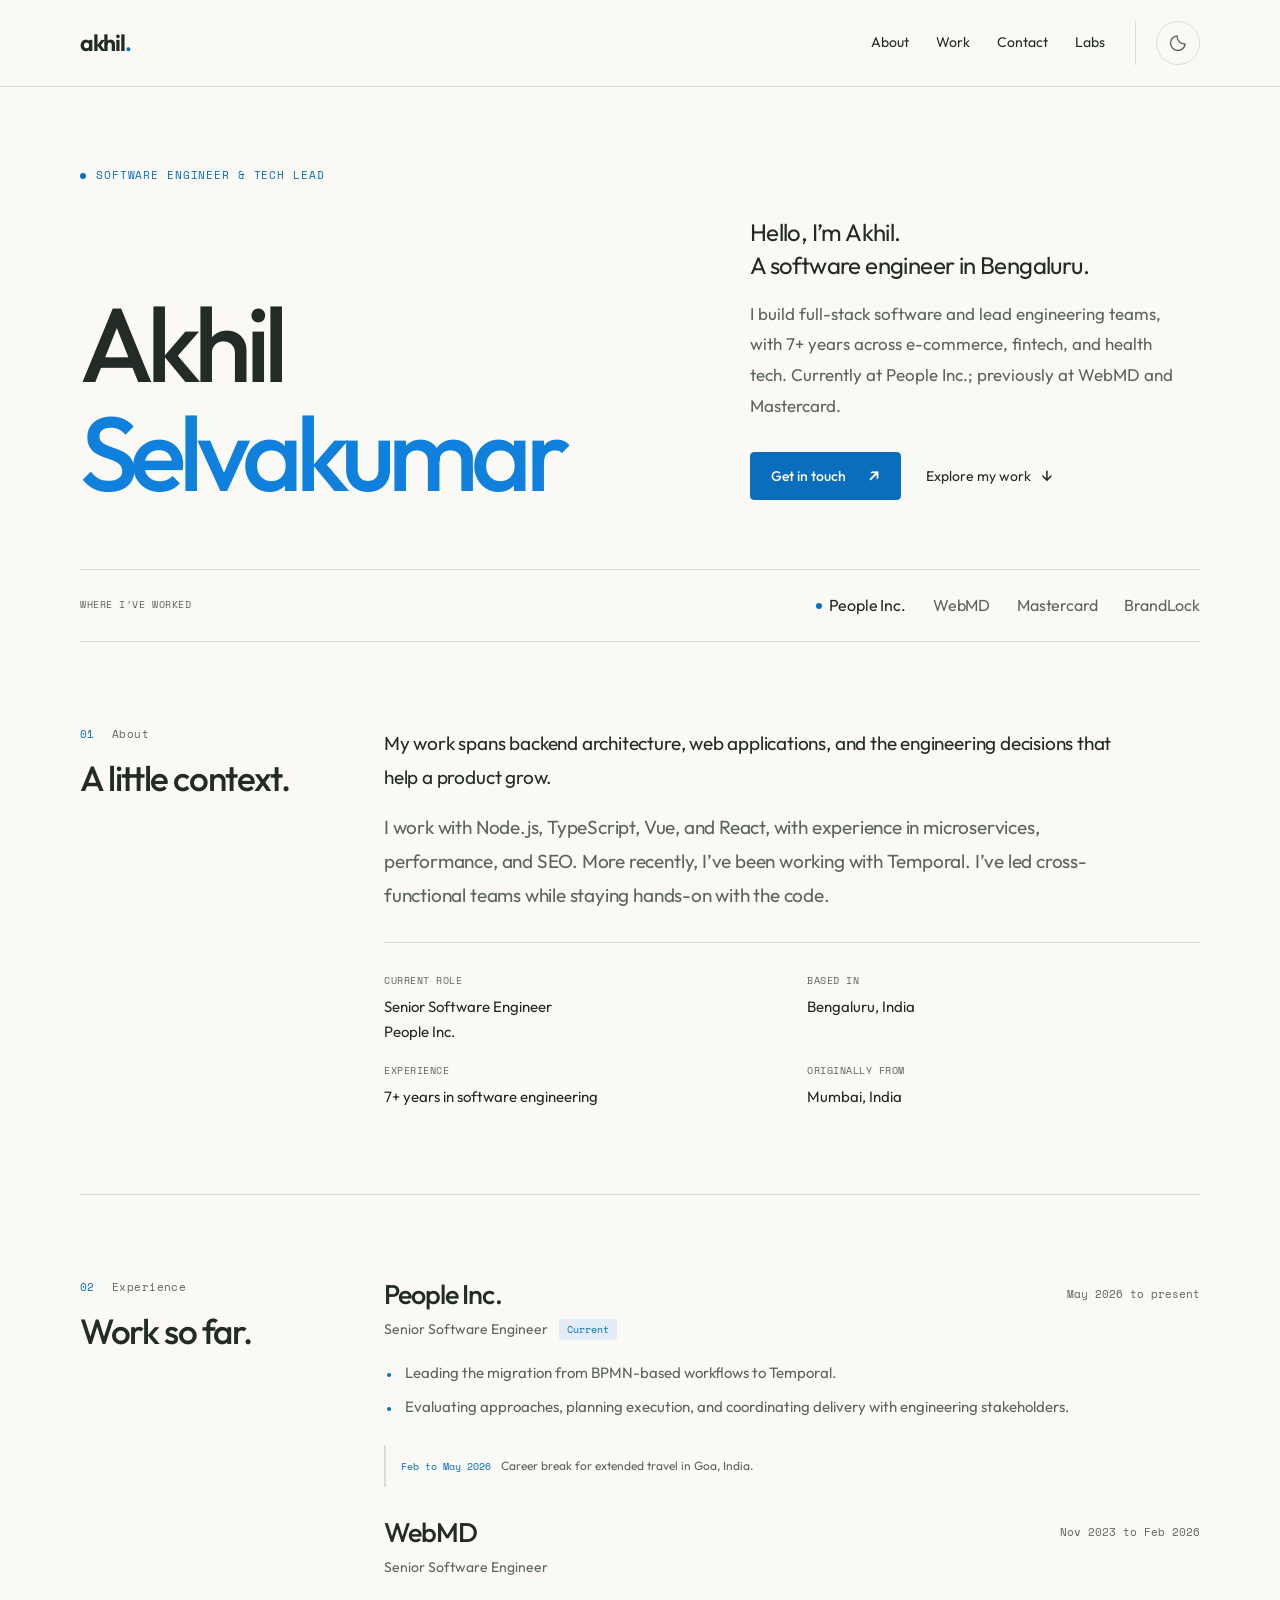
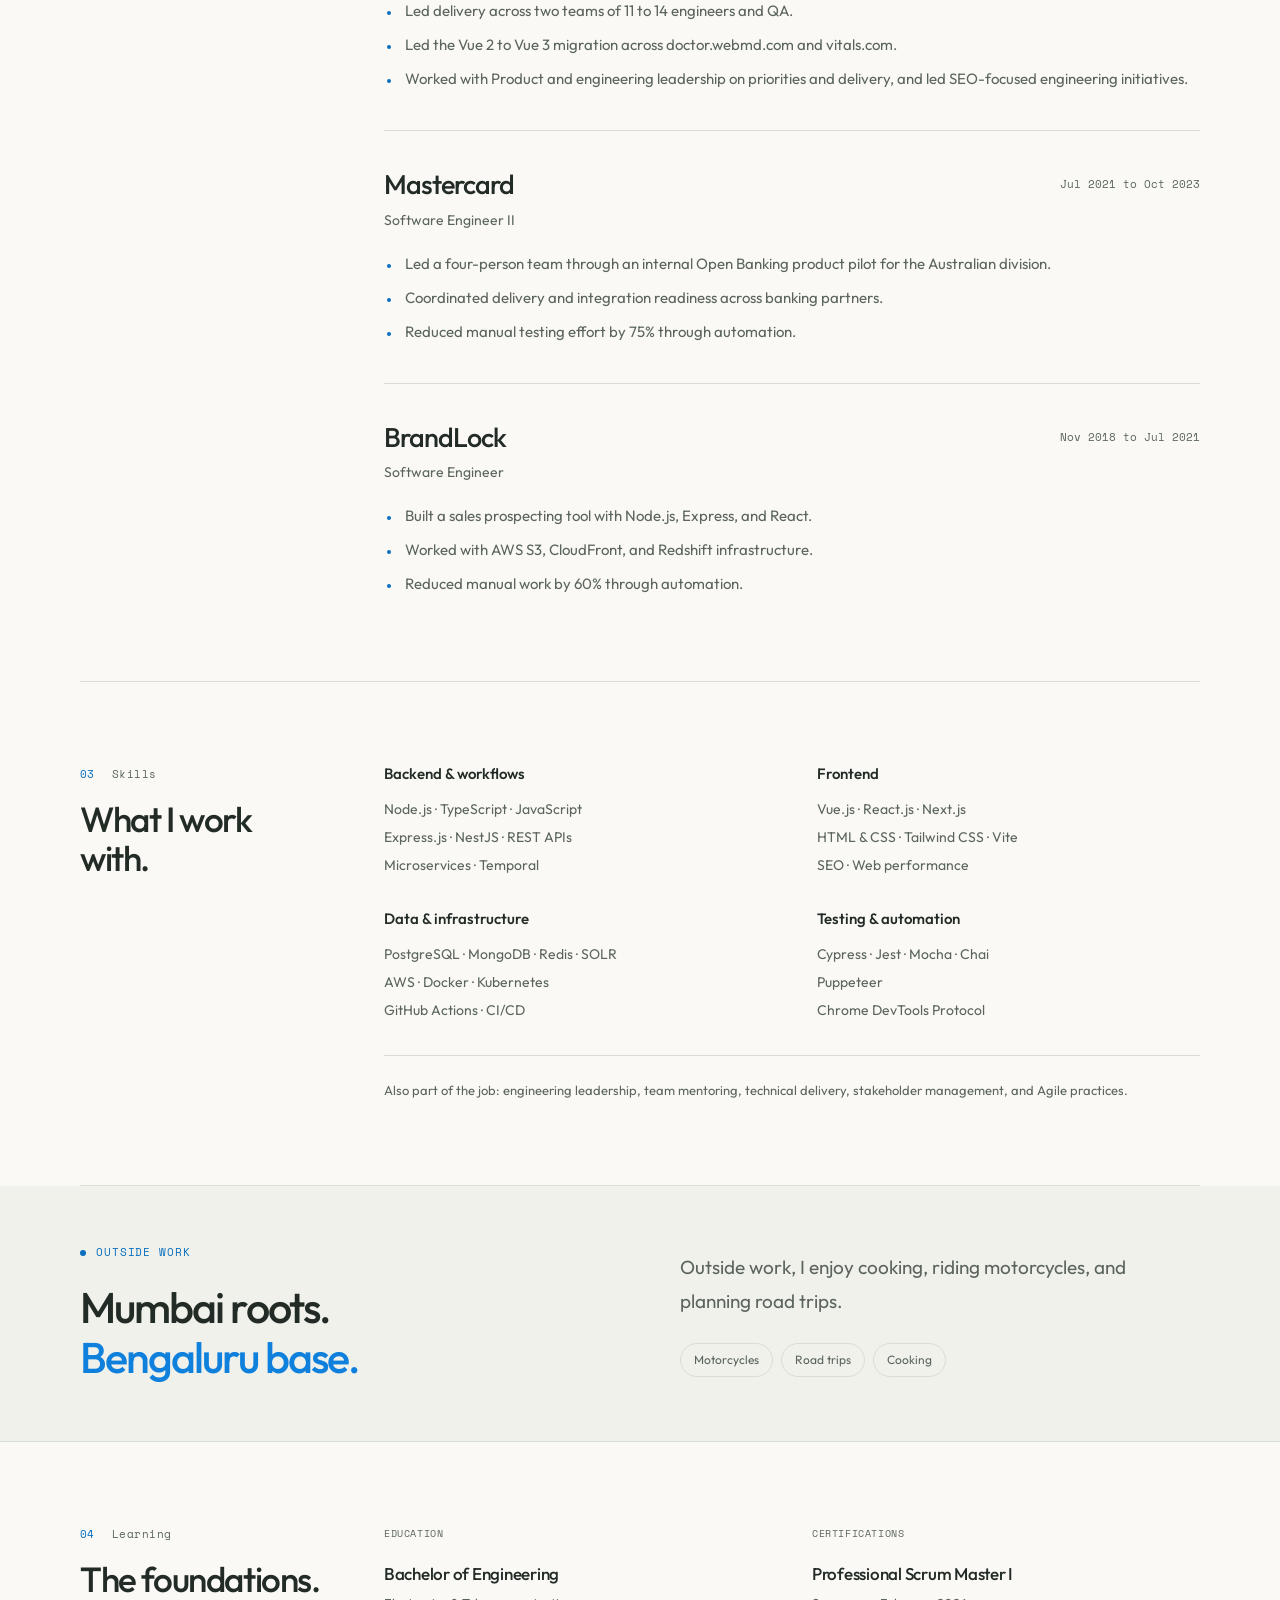
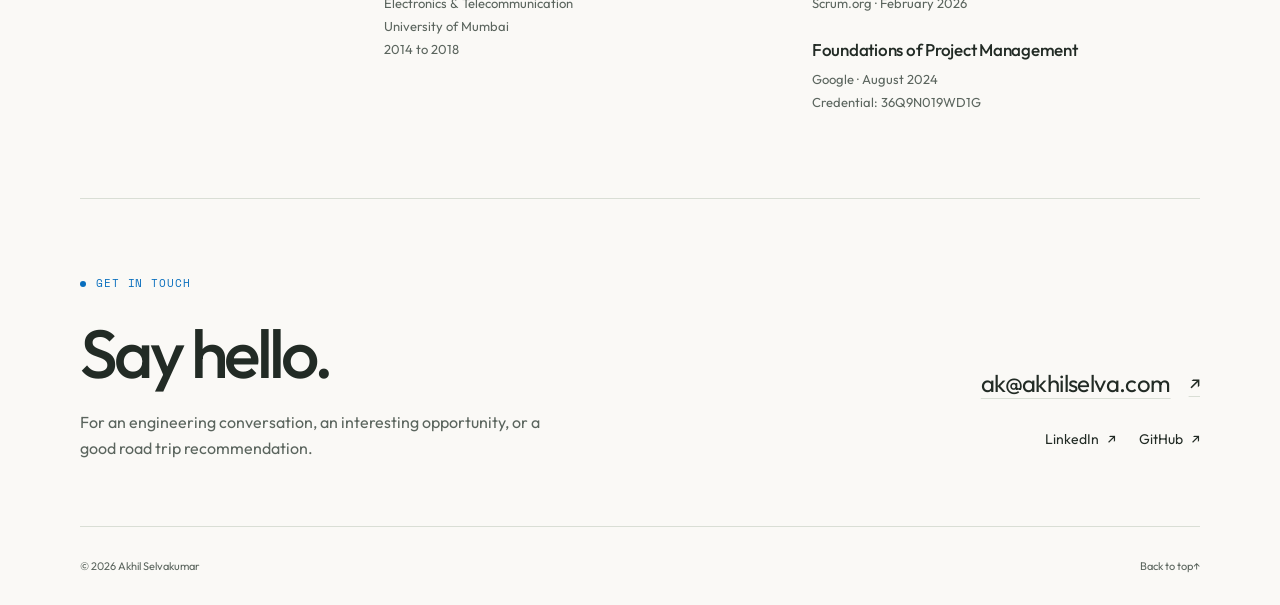
<file: index.html>
<!DOCTYPE html>
<html lang="en">
<head>
  <meta charset="UTF-8">
  <meta name="viewport" content="width=device-width, initial-scale=1">
  <meta name="color-scheme" content="light dark">
  <meta name="author" content="Akhil Selvakumar">
  <title>Akhil Selvakumar | Software Engineer &amp; Tech Lead, Bengaluru</title>
  <meta name="description" content="Akhil Selvakumar is a software engineer and tech lead in Bengaluru. Currently at People Inc., previously WebMD and Mastercard. Mumbai roots, 7+ years in software.">
  <meta name="robots" content="index, follow, max-image-preview:large">
  <link rel="canonical" href="https://akhilselva.com/">
  <meta property="og:type" content="profile">
  <meta property="og:site_name" content="Akhil Selvakumar">
  <meta property="og:locale" content="en_IN">
  <meta property="og:url" content="https://akhilselva.com/">
  <meta property="og:title" content="Akhil Selvakumar | Software Engineer &amp; Tech Lead">
  <meta property="og:description" content="Software engineer in Bengaluru. Currently at People Inc., previously WebMD and Mastercard. A little about my work, and life outside it.">
  <meta property="og:image" content="https://akhilselva.com/akhil.jpg">
  <meta property="og:image:secure_url" content="https://akhilselva.com/akhil.jpg">
  <meta property="og:image:type" content="image/jpeg">
  <meta property="og:image:alt" content="Akhil Selvakumar">
  <meta property="profile:first_name" content="Akhil">
  <meta property="profile:last_name" content="Selvakumar">
  <meta name="twitter:card" content="summary_large_image">
  <meta name="twitter:title" content="Akhil Selvakumar | Software Engineer &amp; Tech Lead">
  <meta name="twitter:description" content="Software engineer in Bengaluru. Currently at People Inc., previously WebMD and Mastercard. Mumbai roots, motorcycles, and cooking.">
  <meta name="twitter:image" content="https://akhilselva.com/akhil.jpg">
  <meta name="twitter:image:alt" content="Akhil Selvakumar">
  <meta name="theme-color" content="#faf9f6" media="(prefers-color-scheme: light)">
  <meta name="theme-color" content="#181818" media="(prefers-color-scheme: dark)">
  <link rel="apple-touch-icon" sizes="180x180" href="/apple-touch-icon.png">
  <link rel="icon" type="image/png" sizes="32x32" href="/favicon-32x32.png">
  <link rel="icon" type="image/png" sizes="16x16" href="/favicon-16x16.png">
  <link rel="manifest" href="/site.webmanifest">
  <link rel="preconnect" href="https://fonts.googleapis.com">
  <link rel="preconnect" href="https://fonts.gstatic.com" crossorigin>
  <link href="https://fonts.googleapis.com/css2?family=Outfit:wght@400;450;500;550;600;650;700&amp;family=Space+Mono:wght@400&amp;display=swap" rel="stylesheet">
  <script>
    // System appearance is the default. A visitor can choose an override.
    try {
      const savedTheme = localStorage.getItem('akhil-theme');
      if (savedTheme === 'light' || savedTheme === 'dark') {
        document.documentElement.dataset.theme = savedTheme;
      }
    } catch (_) { /* The page also works when storage is unavailable. */ }
  </script>
  <script type="application/ld+json">
  {
    "@context": "https://schema.org",
    "@graph": [
      {
        "@type": "ProfilePage",
        "@id": "https://akhilselva.com/#profile",
        "url": "https://akhilselva.com/",
        "name": "Akhil Selvakumar | Software Engineer & Tech Lead, Bengaluru",
        "description": "The personal website of Akhil Selvakumar, a software engineer and tech lead based in Bengaluru with roots in Mumbai.",
        "inLanguage": "en",
        "mainEntity": { "@id": "https://akhilselva.com/#akhil" }
      },
      {
        "@type": "Person",
        "@id": "https://akhilselva.com/#akhil",
        "name": "Akhil Selvakumar",
        "url": "https://akhilselva.com/",
        "image": "https://akhilselva.com/akhil.jpg",
        "jobTitle": "Senior Software Engineer",
        "description": "Software engineer and tech lead with 7+ years across e-commerce, fintech, and health tech. Currently at People Inc., previously WebMD and Mastercard.",
        "homeLocation": { "@type": "Place", "name": "Bengaluru, India" },
        "worksFor": { "@type": "Organization", "name": "People Inc.", "url": "https://people.inc/" },
        "alumniOf": { "@type": "CollegeOrUniversity", "name": "University of Mumbai" },
        "sameAs": ["https://linkedin.com/in/akhilselvakumar", "https://github.com/akhilselva"],
        "knowsAbout": ["Node.js", "TypeScript", "JavaScript", "Vue.js", "React.js", "Temporal", "Express.js", "Microservices", "PostgreSQL", "AWS", "Kubernetes", "SEO", "Engineering Leadership", "Agile Delivery"]
      }
    ]
  }
  </script>
  <style>
    :root {
      color-scheme: light;
      --bg: #faf9f6;
      --surface: #f0f1eb;
      --ink: #222b25;
      --muted: #5b655e;
      --accent: #086ebd;
      --accent-display: #1080dd;
      --accent-soft: #e2edf8;
      --line: #d9ded5;
      --nav-bg: rgba(250, 249, 246, .95);
      --font: 'Outfit', -apple-system, BlinkMacSystemFont, 'Segoe UI', sans-serif;
      --mono: 'Space Mono', ui-monospace, monospace;
    }
    @media (prefers-color-scheme: dark) {
      :root:not([data-theme="light"]) {
        color-scheme: dark;
        --bg: #181818;
        --surface: #242424;
        --ink: #eeeeee;
        --muted: #b5b5b5;
        --accent: #54adf3;
        --accent-display: #1080dd;
        --accent-soft: #203347;
        --line: #393939;
        --nav-bg: rgba(24, 24, 24, .95);
      }
    }
    :root[data-theme="dark"] {
      color-scheme: dark;
      --bg: #181818;
      --surface: #242424;
      --ink: #eeeeee;
      --muted: #b5b5b5;
      --accent: #54adf3;
        --accent-display: #1080dd;
      --accent-soft: #203347;
      --line: #393939;
      --nav-bg: rgba(24, 24, 24, .95);
    }
    *, *::before, *::after { box-sizing: border-box; }
    html { scroll-behavior: smooth; scroll-padding-top: 110px; }
    body { margin: 0; background: var(--bg); color: var(--ink); font-family: var(--font); font-size: 17px; line-height: 1.65; -webkit-font-smoothing: antialiased; }
    ::selection { background: var(--accent); color: var(--bg); }
    a { color: inherit; text-underline-offset: .25em; text-decoration-thickness: 1px; }
    a:hover { color: var(--accent); }
    a, button, select { -webkit-tap-highlight-color: transparent; }
    :focus-visible { outline: 2px solid var(--accent); outline-offset: 5px; border-radius: 2px; }
    p, h1, h2, h3, ul, dl { margin: 0; }
    h1, h2, h3 { font-weight: 500; line-height: 1.12; }
    p + p { margin-top: 1rem; }
    button, select { font: inherit; }
    .wrap { width: min(1120px, calc(100% - 96px)); margin-inline: auto; }
    .sr-only { position: absolute; width: 1px; height: 1px; margin: -1px; padding: 0; border: 0; overflow: hidden; clip-path: inset(50%); white-space: nowrap; }
    .skip-link { position: fixed; inset: 12px auto auto 12px; z-index: 100; padding: 10px 18px; background: var(--ink); color: var(--bg); transform: translateY(-160%); }
    .skip-link:focus { transform: translateY(0); }
    .site-header { position: sticky; top: 0; z-index: 10; background: var(--nav-bg); border-bottom: 1px solid var(--line); backdrop-filter: blur(14px); -webkit-backdrop-filter: blur(14px); }
    .header-inner { min-height: 86px; display: flex; align-items: center; justify-content: space-between; gap: 24px; }
    .logo { display: inline-flex; align-items: center; min-height: 44px; text-decoration: none; font-weight: 650; font-size: 23px; letter-spacing: -.055em; }
    .logo span { color: var(--accent); }
    .header-actions { display: flex; align-items: center; gap: 30px; }
    .nav-list { display: flex; list-style: none; padding: 0; gap: 27px; }
    .nav-list a { display: inline-flex; align-items: center; min-height: 44px; font-size: 14px; text-decoration: none; }
    .theme-control { padding-left: 20px; border-left: 1px solid var(--line); }
    .theme-control[hidden] { display: none; }
    .theme-toggle { display: grid; place-items: center; width: 44px; height: 44px; padding: 10px; color: var(--muted); background: transparent; border: 1px solid var(--line); border-radius: 50%; cursor: pointer; }
    .theme-toggle:hover { color: var(--accent); border-color: var(--accent); }
    .theme-toggle svg { width: 20px; height: 20px; fill: none; stroke: currentColor; stroke-width: 1.65; stroke-linecap: round; stroke-linejoin: round; }
    .theme-toggle svg[hidden] { display: none; }
    .kicker { display: flex; align-items: center; gap: 10px; color: var(--accent); font: 11px/1.6 var(--mono); letter-spacing: .08em; text-transform: uppercase; }
    .kicker::before { content: ''; width: 6px; height: 6px; background: currentColor; border-radius: 50%; flex-shrink: 0; }
    .hero { padding-top: 80px; }
    .hero-grid { display: grid; grid-template-columns: 1.35fr 1fr; gap: 62px; align-items: end; margin-top: 31px; }
    h1 { font-size: clamp(70px, 8.2vw, 112px); letter-spacing: -.065em; line-height: .99; font-weight: 500; }
    h1 span { display: block; }
    h1 .surname { color: var(--accent-display); margin-top: 5px; }
    .hero-intro { max-width: 39ch; padding-bottom: 5px; }
    .hero-role { font-size: 24px; line-height: 1.4; letter-spacing: -.025em; margin-bottom: 15px; }
    .hero-description { color: var(--muted); font-size: 17px; line-height: 1.8; }
    .hero-links { display: flex; align-items: center; gap: 25px; flex-wrap: wrap; margin-top: 31px; }
    .button { display: inline-flex; align-items: center; justify-content: center; gap: 22px; min-height: 48px; padding: 10px 20px; border: 1px solid var(--accent); border-radius: 4px; color: var(--bg); background: var(--accent); text-decoration: none; font-size: 14px; font-weight: 500; transition: transform .18s ease; }
    .button:hover { color: var(--bg); transform: translateY(-2px); }
    .text-link { display: inline-flex; align-items: center; gap: 10px; min-height: 44px; font-size: 14px; text-decoration: none; }
    .arrow { font-size: 18px; line-height: 1; }
    .career-strip { display: flex; align-items: center; flex-wrap: wrap; gap: 18px 27px; border-top: 1px solid var(--line); border-bottom: 1px solid var(--line); padding: 22px 0; margin-top: 64px; }
    .strip-label { color: var(--muted); font: 10px/1.6 var(--mono); letter-spacing: .055em; text-transform: uppercase; margin-right: auto; }
    .career-strip a { text-decoration: none; font-size: 16px; letter-spacing: -.01em; }
    .career-strip .past { color: var(--muted); }
    .career-strip .past:hover { color: var(--accent); }
    .current-dot { display: inline-block; width: 6px; height: 6px; border-radius: 50%; background: var(--accent); margin: 0 7px 2px 0; }
    .section { padding: 84px 0; border-bottom: 1px solid var(--line); }
    .section-grid { display: grid; grid-template-columns: 240px minmax(0, 1fr); gap: 64px; }
    .section-label { color: var(--muted); font: 11px/1.6 var(--mono); letter-spacing: .04em; }
    .section-label span { color: var(--accent); margin-right: 17px; }
    .section-heading { font-size: 35px; letter-spacing: -.04em; margin-top: 16px; }
    .about-copy { font-size: 19px; line-height: 1.8; letter-spacing: -.01em; max-width: 61ch; }
    .about-copy p + p { color: var(--muted); }
    .facts { display: grid; grid-template-columns: 1fr 1fr; gap: 18px 30px; padding-top: 30px; margin-top: 30px; border-top: 1px solid var(--line); }
    .facts dt { font: 10px/1.6 var(--mono); text-transform: uppercase; letter-spacing: .05em; color: var(--muted); margin-bottom: 6px; }
    .facts dd { margin: 0; font-size: 15px; }
    .job + .job { margin-top: 38px; padding-top: 38px; border-top: 1px solid var(--line); }
    .job-top { display: flex; align-items: center; justify-content: space-between; flex-wrap: wrap; gap: 10px 20px; }
    .job-company { font-size: 27px; letter-spacing: -.035em; }
    .job-company a { text-decoration: none; }
    .period { color: var(--muted); font: 11px/1.65 var(--mono); }
    .job-role { font-size: 14px; color: var(--muted); margin-top: 9px; display: flex; gap: 11px; align-items: center; flex-wrap: wrap; }
    .badge { color: var(--accent); background: var(--accent-soft); border-radius: 3px; padding: 3px 8px; font: 10px/1.5 var(--mono); }
    .job-points { margin-top: 18px; padding-left: 17px; color: var(--muted); font-size: 15px; line-height: 1.8; }
    .job-points li { padding-left: 4px; }
    .job-points li + li { margin-top: 7px; }
    .job-points li::marker { color: var(--accent); font-size: .75em; }
    .career-break { margin: 25px 0 30px; color: var(--muted); padding: 11px 15px; border-left: 2px solid var(--line); font-size: 12px; }
    .career-break span { display: inline-block; margin-right: 10px; font: 10px/1.8 var(--mono); color: var(--accent); }
    .toolkit { display: grid; grid-template-columns: 1fr 1fr; gap: 32px 50px; }
    .tool-group h3 { font-size: 15px; font-weight: 550; margin-bottom: 12px; }
    .tool-group p { color: var(--muted); font-size: 14px; line-height: 2; }
    .tool-note { margin-top: 31px; padding-top: 24px; border-top: 1px solid var(--line); color: var(--muted); font-size: 13px; }
    .personal { padding: 58px 0; background: var(--surface); border-bottom: 1px solid var(--line); }
    .personal-grid { display: grid; grid-template-columns: 1fr 1fr; gap: 80px; align-items: center; }
    .personal h2 { font-size: 43px; letter-spacing: -.045em; line-height: 1.18; margin-top: 20px; }
    .personal h2 span { color: var(--accent-display); }
    .personal-copy { color: var(--muted); font-size: 19px; line-height: 1.8; }
    .interests { display: flex; flex-wrap: wrap; gap: 8px; margin-top: 25px; }
    .interests span { border: 1px solid var(--line); border-radius: 30px; padding: 6px 13px; font-size: 12px; color: var(--muted); }
    .credentials { display: grid; grid-template-columns: 1fr 1fr; gap: 40px; }
    .credential-heading { font: 10px/1.6 var(--mono); color: var(--muted); text-transform: uppercase; letter-spacing: .06em; margin-bottom: 19px; }
    .credential h3 { font-size: 17px; line-height: 1.5; letter-spacing: -.015em; }
    .credential p { color: var(--muted); font-size: 13px; line-height: 1.8; margin-top: 5px; }
    .credential + .credential { margin-top: 22px; }
    .contact { padding: 76px 0 64px; }
    .contact-grid { display: flex; align-items: end; justify-content: space-between; gap: 36px; }
    .contact h2 { margin-top: 22px; font-size: 68px; letter-spacing: -.055em; }
    .contact-copy { color: var(--muted); max-width: 42ch; font-size: 16px; margin-top: 18px; }
    .email { display: inline-flex; align-items: center; gap: 18px; min-height: 48px; font-size: 24px; letter-spacing: -.025em; text-decoration-color: var(--line); }
    .socials { display: flex; gap: 23px; justify-content: flex-end; margin-top: 10px; }
    .socials a { min-height: 44px; display: inline-flex; align-items: center; gap: 8px; font-size: 14px; text-decoration: none; }
    .footer-inner { display: flex; justify-content: space-between; flex-wrap: wrap; gap: 15px; padding: 24px 0; border-top: 1px solid var(--line); color: var(--muted); font-size: 11px; }
    .footer-inner a { text-decoration: none; min-height: 30px; display: inline-flex; align-items: center; }
    .footer-inner p { display: flex; align-items: center; }
    @media (min-width: 801px) and (prefers-reduced-motion: no-preference) {
      .hero-grid { animation: arrive .5s ease-out both; }
      @keyframes arrive { from { opacity: 0; transform: translateY(10px); } to { opacity: 1; transform: translateY(0); } }
    }
    @media (max-width: 1000px) {
      .wrap { width: calc(100% - 64px); }
      .hero-grid { gap: 35px; }
      h1 { font-size: clamp(64px, 8.1vw, 90px); }
      .section-grid { grid-template-columns: 180px minmax(0, 1fr); gap: 38px; }
      .personal-grid { gap: 45px; }
      .contact-grid { align-items: start; flex-direction: column; gap: 30px; }
      .socials { justify-content: flex-start; }
    }
    @media (max-width: 760px) {
      .wrap { width: calc(100% - 40px); }
      .header-inner { min-height: 72px; gap: 12px; }
      .header-actions { gap: 14px; }
      .nav-list { gap: 18px; }
      .theme-control { padding-left: 13px; }
      .hero { padding-top: 49px; }
      .hero-grid { grid-template-columns: 1fr; gap: 31px; margin-top: 27px; }
      h1 { font-size: clamp(62px, 12vw, 90px); }
      .hero-intro { max-width: 55ch; }
      .hero-role { font-size: 22px; }
      .hero-description { font-size: 16px; }
      .hero-links { margin-top: 25px; }
      .career-strip { margin-top: 38px; gap: 13px 24px; padding: 20px 0; }
      .strip-label { flex-basis: 100%; }
      .career-strip a { font-size: 14px; }
      .section { padding: 52px 0; }
      .section-grid { grid-template-columns: 1fr; gap: 29px; }
      .section-heading { font-size: 30px; margin-top: 12px; }
      .about-copy { font-size: 17px; }
      .facts { margin-top: 25px; padding-top: 25px; }
      .job-company { font-size: 25px; }
      .job + .job { margin-top: 30px; padding-top: 30px; }
      .job-points { font-size: 15px; }
      .personal { padding: 45px 0; }
      .personal-grid { grid-template-columns: 1fr; gap: 26px; }
      .personal h2 { font-size: 38px; margin-top: 15px; }
      .personal-copy { font-size: 17px; max-width: 45ch; }
      .interests { margin-top: 20px; }
      .credentials { gap: 30px; }
      .contact { padding: 50px 0 37px; }
      .contact h2 { font-size: 56px; margin-top: 15px; }
      .contact-copy { font-size: 15px; }
      .email { font-size: 23px; }
    }
    @media (max-width: 440px) {
      .header-inner { flex-wrap: wrap; padding: 10px 0; gap: 0; }
      .logo { font-size: 21px; }
      .header-actions { gap: 10px; }
      .nav-list { gap: 13px; }
      .nav-list a { font-size: 12px; }
      .theme-control { padding-left: 9px; }
      .hero { padding-top: 39px; }
      .kicker { font-size: 10px; letter-spacing: .045em; }
      .career-strip { gap: 10px 21px; }
      .career-strip a { font-size: 13px; }
      .facts { grid-template-columns: 1fr 1fr; gap: 22px 15px; }
      .facts dd { font-size: 14px; }
      .job-top { display: block; }
      .period { display: block; margin-top: 9px; }
      .toolkit { grid-template-columns: 1fr; gap: 26px; }
      .credentials { grid-template-columns: 1fr; gap: 35px; }
      .footer-inner { font-size: 10px; }
    }
    @media (max-width: 360px) {
      .wrap { width: calc(100% - 32px); }
      .header-actions { gap: 8px; }
      .nav-list { gap: 9px; }
      .nav-list a { font-size: 11px; }
      .theme-control { padding-left: 7px; }
      .logo { font-size: 20px; }
      h1 { font-size: 58px; }
      .hero-links { gap: 20px; }
      .button { padding-inline: 16px; }
    }
    @media (prefers-reduced-motion: reduce) {
      html { scroll-behavior: auto; }
      *, *::before, *::after { animation: none !important; transition: none !important; }
    }
    @media print {
      :root, :root[data-theme], :root:not([data-theme="light"]) { --bg: #fff; --ink: #111; --muted: #444; --accent: #24503a; --line: #ccc; --surface: #f3f3f3; --accent-soft: #eee; color-scheme: light; }
      .site-header, .hero-links, .skip-link, .footer-inner a { display: none; }
      .wrap { width: 100%; }
      .hero { padding-top: 0; }
      h1 { font-size: 60px; }
      .hero-grid { grid-template-columns: 1fr 1fr; }
      .section { padding: 28px 0; }
      .section-grid { grid-template-columns: 150px 1fr; gap: 25px; }
      .job, .credential, .personal { break-inside: avoid; }
      .personal, .contact { padding: 28px 0; }
      .contact h2 { font-size: 35px; }
      .career-strip { margin-top: 30px; }
    }
  </style>
</head>
<body id="top">
  <a class="skip-link" href="#main">Skip to content</a>
  <header class="site-header">
    <div class="wrap header-inner">
      <a class="logo" href="#top" aria-label="Akhil Selvakumar, home">akhil<span>.</span></a>
      <div class="header-actions">
        <nav aria-label="Main navigation">
          <ul class="nav-list">
            <li><a href="#about">About</a></li>
            <li><a href="#experience">Work</a></li>
            <li><a href="#contact">Contact</a></li>
            <li><a href="/labs/">Labs</a></li>
          </ul>
        </nav>
        <div class="theme-control" hidden>
          <button type="button" id="theme-toggle" class="theme-toggle" aria-label="Switch to dark mode" title="Switch to dark mode">
            <svg id="moon-icon" viewBox="0 0 24 24" aria-hidden="true"><path d="M20.6 13A8.7 8.7 0 0 1 11 3.4 8.8 8.8 0 1 0 20.6 13Z"/></svg>
            <svg id="sun-icon" viewBox="0 0 24 24" aria-hidden="true" hidden><circle cx="12" cy="12" r="4"/><path d="M12 2v2m0 16v2M2 12h2m16 0h2M4.9 4.9l1.4 1.4m11.4 11.4 1.4 1.4m0-14.2-1.4 1.4M6.3 17.7l-1.4 1.4"/></svg>
          </button>
        </div>
      </div>
    </div>
  </header>

  <main id="main">
    <section class="hero wrap" aria-labelledby="name">
      <p class="kicker">Software engineer &amp; tech lead</p>
      <div class="hero-grid">
        <h1 id="name"><span>Akhil</span><span class="surname">Selvakumar</span></h1>
        <div class="hero-intro">
          <p class="hero-role">Hello, I’m Akhil.<br>A software engineer in Bengaluru.</p>
          <p class="hero-description">I build full-stack software and lead engineering teams, with 7+ years across e-commerce, fintech, and health tech. Currently at People Inc.; previously at WebMD and Mastercard.</p>
          <div class="hero-links">
            <a class="button" href="mailto:ak@akhilselva.com">Get in touch <span class="arrow" aria-hidden="true">↗</span></a>
            <a class="text-link" href="#experience">Explore my work <span class="arrow" aria-hidden="true">↓</span></a>
          </div>
        </div>
      </div>
      <div class="career-strip" aria-label="Current and previous companies">
        <span class="strip-label">Where I’ve worked</span>
        <a href="https://people.inc/" target="_blank" rel="noopener noreferrer"><span class="current-dot" aria-hidden="true"></span>People Inc.<span class="sr-only"> (current employer, opens in a new tab)</span></a>
        <a class="past" href="https://doctor.webmd.com" target="_blank" rel="noopener noreferrer">WebMD<span class="sr-only"> (opens in a new tab)</span></a>
        <a class="past" href="https://www.mastercard.com/us/en/business/open-finance.html" target="_blank" rel="noopener noreferrer">Mastercard<span class="sr-only"> (opens in a new tab)</span></a>
        <a class="past" href="https://brandlock.io" target="_blank" rel="noopener noreferrer">BrandLock<span class="sr-only"> (opens in a new tab)</span></a>
      </div>
    </section>

    <section id="about" class="section wrap" aria-labelledby="about-heading">
      <div class="section-grid">
        <div>
          <p class="section-label"><span aria-hidden="true">01</span>About</p>
          <h2 id="about-heading" class="section-heading">A little context.</h2>
        </div>
        <div>
          <div class="about-copy">
            <p>My work spans backend architecture, web applications, and the engineering decisions that help a product grow.</p>
            <p>I work with Node.js, TypeScript, Vue, and React, with experience in microservices, performance, and SEO. More recently, I’ve been working with Temporal. I’ve led cross-functional teams while staying hands-on with the code.</p>
          </div>
          <dl class="facts">
            <div><dt>Current role</dt><dd>Senior Software Engineer<br>People Inc.</dd></div>
            <div><dt>Based in</dt><dd>Bengaluru, India</dd></div>
            <div><dt>Experience</dt><dd>7+ years in software engineering</dd></div>
            <div><dt>Originally from</dt><dd>Mumbai, India</dd></div>
          </dl>
        </div>
      </div>
    </section>

    <section id="experience" class="section wrap" aria-labelledby="experience-heading">
      <div class="section-grid">
        <div>
          <p class="section-label"><span aria-hidden="true">02</span>Experience</p>
          <h2 id="experience-heading" class="section-heading">Work so far.</h2>
        </div>
        <div>
          <article class="job" aria-labelledby="people-heading">
            <div class="job-top">
              <h3 id="people-heading" class="job-company"><a href="https://people.inc/" target="_blank" rel="noopener noreferrer">People Inc.<span class="sr-only"> (opens in a new tab)</span></a></h3>
              <p class="period"><time datetime="2026-05">May 2026</time> to present</p>
            </div>
            <p class="job-role">Senior Software Engineer <span class="badge">Current</span></p>
            <ul class="job-points">
              <li>Leading the migration from BPMN-based workflows to Temporal.</li>
              <li>Evaluating approaches, planning execution, and coordinating delivery with engineering stakeholders.</li>
            </ul>
          </article>
          <p class="career-break"><span>Feb to May 2026</span>Career break for extended travel in Goa, India.</p>
          <article class="job" aria-labelledby="webmd-heading">
            <div class="job-top">
              <h3 id="webmd-heading" class="job-company"><a href="https://doctor.webmd.com" target="_blank" rel="noopener noreferrer">WebMD<span class="sr-only"> (opens in a new tab)</span></a></h3>
              <p class="period"><time datetime="2023-11">Nov 2023</time> to <time datetime="2026-02">Feb 2026</time></p>
            </div>
            <p class="job-role">Senior Software Engineer</p>
            <ul class="job-points">
              <li>Led delivery across two teams of 11 to 14 engineers and QA.</li>
              <li>Led the Vue 2 to Vue 3 migration across doctor.webmd.com and vitals.com.</li>
              <li>Worked with Product and engineering leadership on priorities and delivery, and led SEO-focused engineering initiatives.</li>
            </ul>
          </article>
          <article class="job" aria-labelledby="mastercard-heading">
            <div class="job-top">
              <h3 id="mastercard-heading" class="job-company"><a href="https://www.mastercard.com/us/en/business/open-finance.html" target="_blank" rel="noopener noreferrer">Mastercard<span class="sr-only"> (opens in a new tab)</span></a></h3>
              <p class="period"><time datetime="2021-07">Jul 2021</time> to <time datetime="2023-10">Oct 2023</time></p>
            </div>
            <p class="job-role">Software Engineer II</p>
            <ul class="job-points">
              <li>Led a four-person team through an internal Open Banking product pilot for the Australian division.</li>
              <li>Coordinated delivery and integration readiness across banking partners.</li>
              <li>Reduced manual testing effort by 75% through automation.</li>
            </ul>
          </article>
          <article class="job" aria-labelledby="brandlock-heading">
            <div class="job-top">
              <h3 id="brandlock-heading" class="job-company"><a href="https://brandlock.io" target="_blank" rel="noopener noreferrer">BrandLock<span class="sr-only"> (opens in a new tab)</span></a></h3>
              <p class="period"><time datetime="2018-11">Nov 2018</time> to <time datetime="2021-07">Jul 2021</time></p>
            </div>
            <p class="job-role">Software Engineer</p>
            <ul class="job-points">
              <li>Built a sales prospecting tool with Node.js, Express, and React.</li>
              <li>Worked with AWS S3, CloudFront, and Redshift infrastructure.</li>
              <li>Reduced manual work by 60% through automation.</li>
            </ul>
          </article>
        </div>
      </div>
    </section>

    <section id="skills" class="section wrap" aria-labelledby="skills-heading">
      <div class="section-grid">
        <div>
          <p class="section-label"><span aria-hidden="true">03</span>Skills</p>
          <h2 id="skills-heading" class="section-heading">What I work with.</h2>
        </div>
        <div>
          <div class="toolkit">
            <div class="tool-group"><h3>Backend &amp; workflows</h3><p>Node.js · TypeScript · JavaScript<br>Express.js · NestJS · REST APIs<br>Microservices · Temporal</p></div>
            <div class="tool-group"><h3>Frontend</h3><p>Vue.js · React.js · Next.js<br>HTML &amp; CSS · Tailwind CSS · Vite<br>SEO · Web performance</p></div>
            <div class="tool-group"><h3>Data &amp; infrastructure</h3><p>PostgreSQL · MongoDB · Redis · SOLR<br>AWS · Docker · Kubernetes<br>GitHub Actions · CI/CD</p></div>
            <div class="tool-group"><h3>Testing &amp; automation</h3><p>Cypress · Jest · Mocha · Chai<br>Puppeteer<br>Chrome DevTools Protocol</p></div>
          </div>
          <p class="tool-note">Also part of the job: engineering leadership, team mentoring, technical delivery, stakeholder management, and Agile practices.</p>
        </div>
      </div>
    </section>

    <section class="personal" aria-labelledby="personal-heading">
      <div class="wrap personal-grid">
        <div>
          <p class="kicker">Outside work</p>
          <h2 id="personal-heading">Mumbai roots.<br><span>Bengaluru base.</span></h2>
        </div>
        <div>
          <p class="personal-copy">Outside work, I enjoy cooking, riding motorcycles, and planning road trips.</p>
          <div class="interests" aria-label="Interests"><span>Motorcycles</span><span>Road trips</span><span>Cooking</span></div>
        </div>
      </div>
    </section>

    <section id="education" class="section wrap" aria-labelledby="education-heading">
      <div class="section-grid">
        <div>
          <p class="section-label"><span aria-hidden="true">04</span>Learning</p>
          <h2 id="education-heading" class="section-heading">The foundations.</h2>
        </div>
        <div class="credentials">
          <div>
            <p class="credential-heading">Education</p>
            <div class="credential"><h3>Bachelor of Engineering</h3><p>Electronics &amp; Telecommunication<br>University of Mumbai<br><time datetime="2014">2014</time> to <time datetime="2018">2018</time></p></div>
          </div>
          <div>
            <p class="credential-heading">Certifications</p>
            <div class="credential"><h3>Professional Scrum Master I</h3><p>Scrum.org · <time datetime="2026-02">February 2026</time></p></div>
            <div class="credential"><h3>Foundations of Project Management</h3><p>Google · <time datetime="2024-08">August 2024</time><br>Credential: 36Q9N019WD1G</p></div>
          </div>
        </div>
      </div>
    </section>

    <section id="contact" class="contact wrap" aria-labelledby="contact-heading">
      <div class="contact-grid">
        <div>
          <p class="kicker">Get in touch</p>
          <h2 id="contact-heading">Say hello.</h2>
          <p class="contact-copy">For an engineering conversation, an interesting opportunity, or a good road trip recommendation.</p>
        </div>
        <div>
          <a class="email" href="mailto:ak@akhilselva.com">ak@akhilselva.com <span class="arrow" aria-hidden="true">↗</span></a>
          <div class="socials">
            <a href="https://linkedin.com/in/akhilselvakumar" target="_blank" rel="me noopener noreferrer">LinkedIn <span aria-hidden="true">↗</span><span class="sr-only"> (opens in a new tab)</span></a>
            <a href="https://github.com/akhilselva" target="_blank" rel="me noopener noreferrer">GitHub <span aria-hidden="true">↗</span><span class="sr-only"> (opens in a new tab)</span></a>
          </div>
        </div>
      </div>
    </section>
  </main>
  <footer class="wrap">
    <div class="footer-inner"><p>© 2026 Akhil Selvakumar</p><a href="#top">Back to top <span aria-hidden="true"> ↑</span></a></div>
  </footer>
  <script>
    (() => {
      const root = document.documentElement;
      const themeToggle = document.querySelector('#theme-toggle');
      const systemTheme = window.matchMedia('(prefers-color-scheme: dark)');
      let preference = root.dataset.theme || 'system';
      document.querySelector('.theme-control').hidden = false;

      function updateTheme() {
        if (preference === 'system') delete root.dataset.theme;
        else root.dataset.theme = preference;
        const dark = preference === 'dark' || (preference === 'system' && systemTheme.matches);
        const label = dark ? 'Switch to light mode' : 'Switch to dark mode';
        themeToggle.setAttribute('aria-label', label);
        themeToggle.title = label;
        document.querySelector('#sun-icon').toggleAttribute('hidden', !dark);
        document.querySelector('#moon-icon').toggleAttribute('hidden', dark);
        document.querySelectorAll('meta[name="theme-color"]').forEach(meta => {
          meta.content = dark ? '#181818' : '#faf9f6';
        });
      }

      themeToggle.addEventListener('click', () => {
        const dark = preference === 'dark' || (preference === 'system' && systemTheme.matches);
        preference = dark ? 'light' : 'dark';
        try {
          localStorage.setItem('akhil-theme', preference);
        } catch (_) { /* Theme switching still works without persistent storage. */ }
        updateTheme();
      });
      systemTheme.addEventListener('change', updateTheme);
      updateTheme();
    })();
  </script>
</body>
</html>
</file>
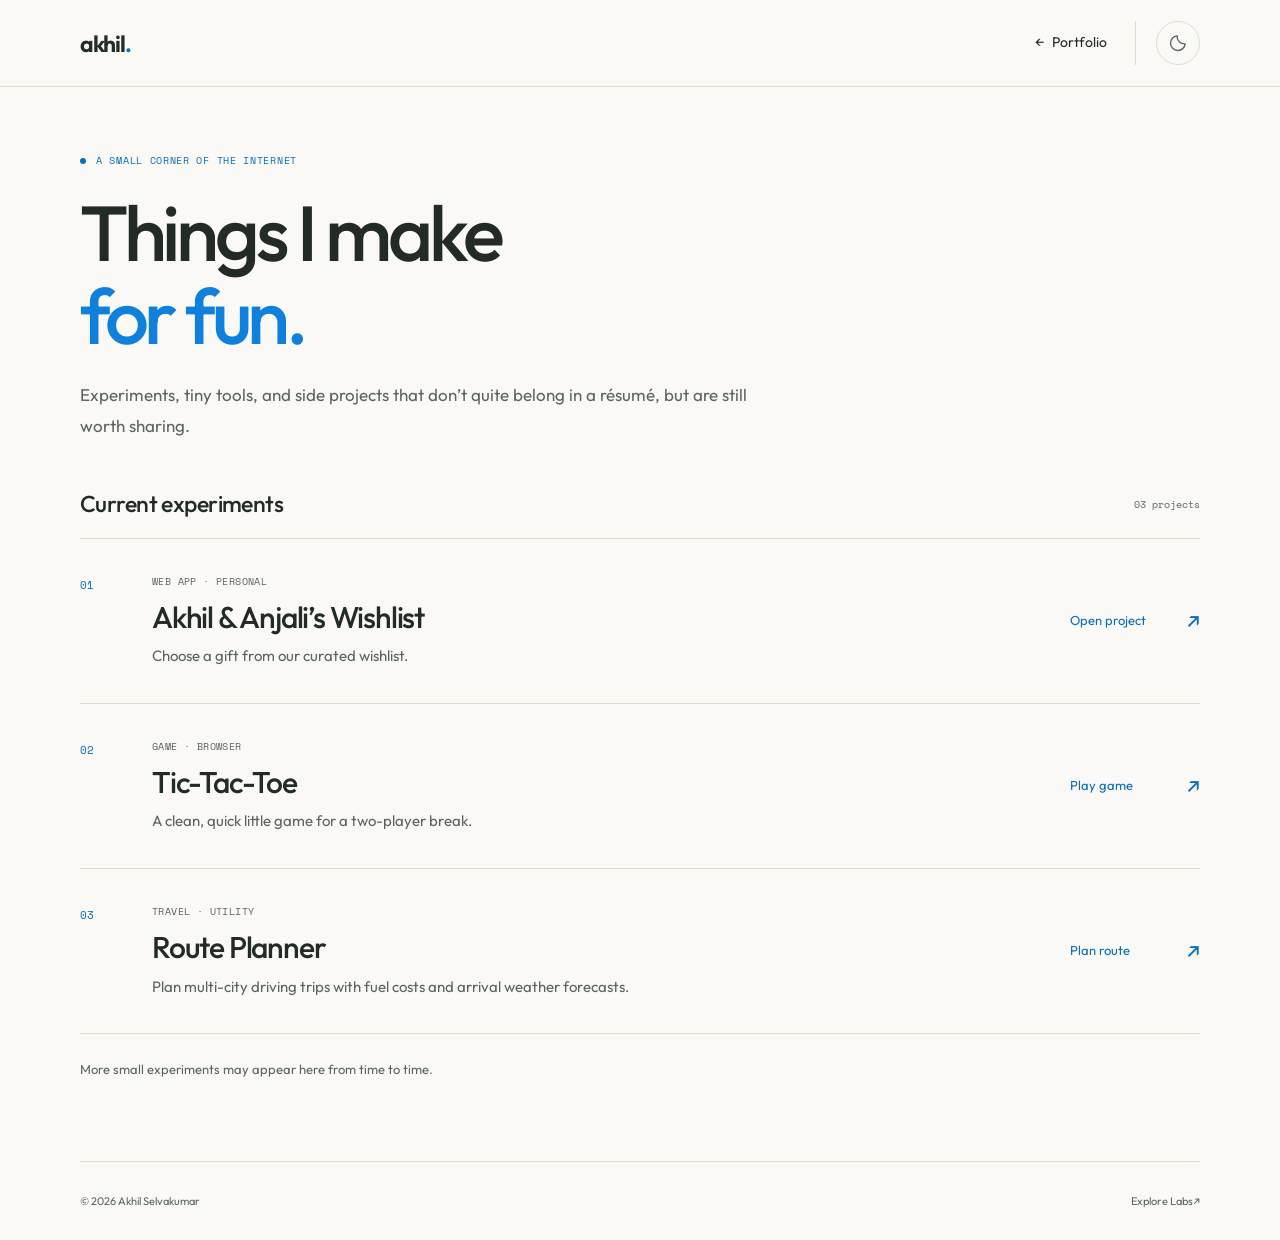
<file: labs/index.html>
<!DOCTYPE html>
<html lang="en">
<head>
  <meta charset="UTF-8">
  <meta name="viewport" content="width=device-width, initial-scale=1">
  <meta name="color-scheme" content="light dark">
  <meta name="theme-color" content="#faf9f6">
  <title>Labs | Akhil Selvakumar</title>
  <meta name="description" content="Experiments, tiny tools, and side projects by Akhil Selvakumar.">
  <meta name="robots" content="noindex, nofollow">
  <script src="theme.js"></script>
  <link rel="stylesheet" href="shared.css">
  <link rel="icon" type="image/png" sizes="32x32" href="/favicon-32x32.png">

  <style>
    .section-head { display:flex; align-items:center; justify-content:space-between; gap:20px; border-bottom:1px solid var(--line); padding-bottom:20px; }
    .section-head h2 { font-size:23px; letter-spacing:-.025em; }
    .count { font:10px var(--mono); color:var(--muted); white-space:nowrap; }
    .lab-card { display:grid; grid-template-columns:48px minmax(0,1fr) 130px; align-items:center; gap:24px; padding:34px 0; border-bottom:1px solid var(--line); text-decoration:none; }
    .project-number { align-self:start; padding-top:4px; color:var(--accent); font:11px var(--mono); }
    .card-label { font:10px/1.7 var(--mono); text-transform:uppercase; color:var(--muted); letter-spacing:.04em; }
    .lab-card h3 { font-size:30px; letter-spacing:-.04em; margin:10px 0; color:var(--ink); }
    .card-body p { color:var(--muted); font-size:15px; max-width:50ch; }
    .card-body .card-label { font-size:10px; }
    .card-footer { display:flex; align-items:center; justify-content:space-between; gap:15px; font-size:13px; color:var(--accent); }
    .lab-card:hover h3 { color:var(--accent); }
    .lab-card:hover .card-footer { text-decoration:underline; text-underline-offset:5px; }
    .arrow { font-size:22px; }
    .note { color:var(--muted); margin-top:25px; font-size:13px; }
    @media(max-width:600px) { .lab-card { grid-template-columns:25px minmax(0,1fr); gap:15px; padding:27px 0; } .card-footer { grid-column:2; max-width:145px; } .lab-card h3 { font-size:26px; } .section-head h2 { font-size:21px; } }
  </style>
</head><body>
<a class="skip-link" href="#main">Skip to content</a>
  <header class="site-header"><div class="wrap header-inner">
    <a class="logo" href="/" aria-label="Akhil Selvakumar, home">akhil<span>.</span></a>
    <div class="header-actions"><nav aria-label="Primary navigation"><a href="/"><span aria-hidden="true">←</span> Portfolio</a></nav>
      <div class="theme-control" hidden><button type="button" class="theme-toggle" data-theme-toggle aria-label="Switch colour theme"></button></div>
    </div>
  </div></header>
  <main id="main" class="wrap labs-main">
    <header class="page-hero"><p class="eyebrow">A small corner of the internet</p><h1>Things I make<br><em>for fun.</em></h1><p class="intro">Experiments, tiny tools, and side projects that don’t quite belong in a résumé, but are still worth sharing.</p></header>
    <section aria-labelledby="projects-title"><div class="section-head"><h2 id="projects-title">Current experiments</h2><span class="count">03 projects</span></div>
<a class="lab-card" href="/labs/akhil-anjali-wishlist/"><span class="project-number" aria-hidden="true">01</span><div class="card-body"><p class="card-label">Web app · Personal</p><h3>Akhil &amp; Anjali’s Wishlist</h3><p>Choose a gift from our curated wishlist.</p></div><div class="card-footer"><span>Open project</span><span class="arrow" aria-hidden="true">↗</span></div></a><a class="lab-card" href="/labs/games/tic-tac-toe.html"><span class="project-number" aria-hidden="true">02</span><div class="card-body"><p class="card-label">Game · Browser</p><h3>Tic-Tac-Toe</h3><p>A clean, quick little game for a two-player break.</p></div><div class="card-footer"><span>Play game</span><span class="arrow" aria-hidden="true">↗</span></div></a><a class="lab-card" href="/labs/route-planner/"><span class="project-number" aria-hidden="true">03</span><div class="card-body"><p class="card-label">Travel · Utility</p><h3>Route Planner</h3><p>Plan multi-city driving trips with fuel costs and arrival weather forecasts.</p></div><div class="card-footer"><span>Plan route</span><span class="arrow" aria-hidden="true">↗</span></div></a><p class="note">More small experiments may appear here from time to time.</p></section></main><footer class="site-footer wrap"><div class="footer-inner"><p>© 2026 Akhil Selvakumar</p><a href="/labs/">Explore Labs <span aria-hidden="true"> ↗</span></a></div></footer></body></html>
</file>
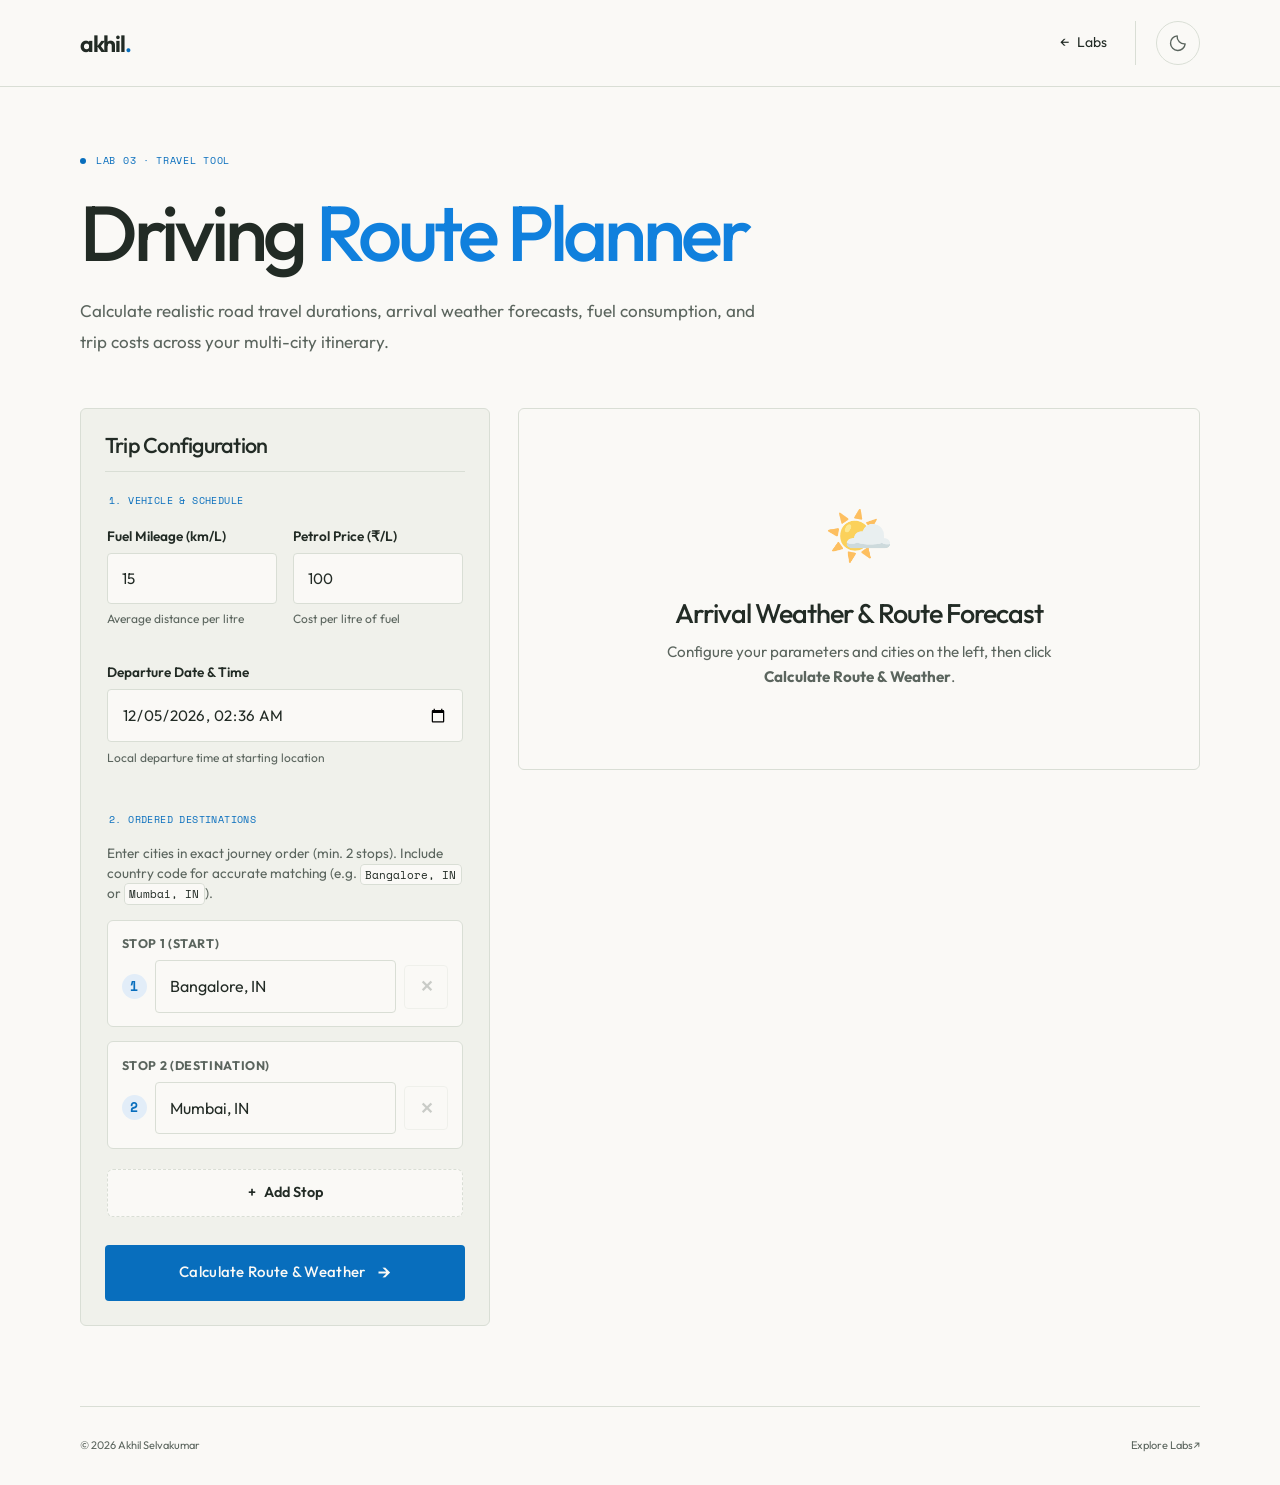
<file: labs/route-planner/index.html>
<!doctype html>
<html lang="en">

<head>
  <meta charset="utf-8">
  <meta name="viewport" content="width=device-width, initial-scale=1">
  <meta name="theme-color" content="#0b0f19">
  <title>Route Planner · Labs · Akhil Selvakumar</title>
  <meta name="description"
    content="A minimalist driving route planner with realistic travel times, fuel estimations, and arrival weather forecasts.">
  <meta name="color-scheme" content="light dark">
  <script src="../theme.js"></script>
  <link rel="stylesheet" href="../shared.css">
  <link rel="stylesheet" href="styles.css">
  <script src="app.js" defer></script>
</head>

<body>
<a class="skip-link" href="#main">Skip to content</a>
  <header class="site-header"><div class="wrap header-inner">
    <a class="logo" href="/" aria-label="Akhil Selvakumar, home">akhil<span>.</span></a>
    <div class="header-actions"><nav aria-label="Primary navigation"><a href="/labs/"><span aria-hidden="true">←</span> Labs</a></nav>
      <div class="theme-control" hidden><button type="button" class="theme-toggle" data-theme-toggle aria-label="Switch colour theme"></button></div>
    </div>
  </div></header>

  <main id="main" class="wrap labs-main">
    <header class="page-hero">
      <p class="eyebrow">Lab 03 · Travel tool</p>
      <h1>Driving <em>Route Planner</em></h1>
      <p class="intro">Calculate realistic road travel durations, arrival weather forecasts, fuel consumption, and trip
        costs across your multi-city itinerary.</p>
    </header>

    <div class="app-layout">
      <!-- Left Column: Parameters & City Inputs -->
      <section class="panel form-panel" aria-labelledby="form-title">
        <h2 id="form-title" class="panel-title">Trip Configuration</h2>

        <form id="route-form" novalidate>
          <fieldset class="form-section">
            <legend class="section-label">1. Vehicle &amp; Schedule</legend>

            <div class="input-grid">
              <div class="input-group">
                <label for="mileage">Fuel Mileage (km/L)</label>
                <input type="number" id="mileage" name="mileage" step="0.1" min="0.1" value="15" required
                  aria-describedby="mileage-hint">
                <span id="mileage-hint" class="input-hint">Average distance per litre</span>
              </div>

              <div class="input-group">
                <label for="petrolPrice">Petrol Price (₹/L)</label>
                <input type="number" id="petrolPrice" name="petrolPrice" step="0.5" min="0.1" value="100" required
                  aria-describedby="price-hint">
                <span id="price-hint" class="input-hint">Cost per litre of fuel</span>
              </div>
            </div>

            <div class="input-group">
              <label for="startTime">Departure Date &amp; Time</label>
              <input type="datetime-local" id="startTime" name="startTime" required aria-describedby="time-hint">
              <span id="time-hint" class="input-hint">Local departure time at starting location</span>
            </div>
          </fieldset>

          <fieldset class="form-section">
            <legend class="section-label">2. Ordered Destinations</legend>
            <p class="field-guidance">Enter cities in exact journey order (min. 2 stops). Include country code for
              accurate matching (e.g. <code>Bangalore, IN</code> or <code>Mumbai, IN</code>).</p>

            <div id="city-list" class="city-list">
              <!-- Default Stop 1 -->
              <div class="city-row" data-index="0">
                <div class="city-row-header">
                  <label for="city-0" class="city-label">Stop 1 (Start)</label>
                </div>
                <div class="city-input-wrapper">
                  <span class="city-num-badge">1</span>
                  <input type="text" id="city-0" class="city-input" placeholder="e.g. Bangalore, IN"
                    value="Bangalore, IN" required autocomplete="off">
                  <button type="button" class="btn-remove-stop" title="Remove stop" aria-label="Remove Stop 1"
                    disabled>✕</button>
                </div>
              </div>

              <!-- Default Stop 2 -->
              <div class="city-row" data-index="1">
                <div class="city-row-header">
                  <label for="city-1" class="city-label">Stop 2 (Destination)</label>
                </div>
                <div class="city-input-wrapper">
                  <span class="city-num-badge">2</span>
                  <input type="text" id="city-1" class="city-input" placeholder="e.g. Mumbai, IN" value="Mumbai, IN"
                    required autocomplete="off">
                  <button type="button" class="btn-remove-stop" title="Remove stop" aria-label="Remove Stop 2"
                    disabled>✕</button>
                </div>
              </div>
            </div>

            <button type="button" id="add-stop-btn" class="btn-add-stop">
              <span aria-hidden="true">+</span> Add Stop
            </button>
          </fieldset>

          <!-- Shown only when OSRM cannot route between cities -->
          <div id="manual-distance-prompt" class="manual-distance-card" style="display: none;" role="alert">
            <p class="manual-distance-label">⚠️ Could not calculate a driving route between these waypoints. Enter an
              approximate total distance to continue:</p>
            <div class="manual-distance-row">
              <input type="number" id="manualDistance" class="manual-distance-input" min="1" step="1"
                placeholder="Total km (e.g. 500)" aria-label="Approximate total distance in kilometres">
              <button type="button" id="submit-manual-btn" class="btn-manual-submit">Use this distance →</button>
            </div>
          </div>

          <div id="form-error" class="form-error-banner" role="alert" style="display: none;"></div>

          <button type="submit" id="submit-btn" class="btn-submit">
            <span>Calculate Route &amp; Weather</span>
            <span class="btn-arrow" aria-hidden="true">→</span>
          </button>
        </form>
      </section>

      <!-- Right Column: Results & Timeline -->
      <section class="panel results-panel" aria-labelledby="results-title">
        <div id="aria-status" class="sr-only" aria-live="polite"></div>

        <!-- Empty Initial State -->
        <div id="empty-state" class="results-empty">
          <div class="empty-icon" aria-hidden="true">🌤️</div>
          <h2 id="results-title">Arrival Weather &amp; Route Forecast</h2>
          <p>Configure your parameters and cities on the left, then click <strong>Calculate Route &amp;
              Weather</strong>.</p>
        </div>

        <!-- Loading State -->
        <div id="loading-state" class="results-loading" style="display: none;">
          <div class="spinner" aria-hidden="true"></div>
          <p class="loading-text">Resolving places, computing realistic itinerary, and loading weather forecasts...</p>
        </div>

        <!-- Active Results View -->
        <div id="results-container" class="results-active" style="display: none;">
          <header class="results-header">
            <h2>Arrival Weather Forecasts</h2>
            <p id="route-overview-subtitle" class="results-subtitle"></p>
          </header>

          <!-- Weather Alert Banner -->
          <div id="weather-notice" class="weather-notice-banner" style="display: none;"></div>

          <!-- WEATHER FIRST: Detailed Timeline of Stops with Weather Header -->
          <div class="timeline-section">
            <div id="stops-timeline" class="stops-timeline">
              <!-- Stop cards injected dynamically -->
            </div>
          </div>

          <!-- Key Metrics Summary Section Below Weather -->
          <div class="metrics-section">
            <h3 class="metrics-title">Trip Summary &amp; Fuel Estimation</h3>
            <div class="metrics-grid">
              <div class="metric-card">
                <span class="metric-label">Total Distance</span>
                <span id="metric-distance" class="metric-value">--</span>
                <span class="metric-unit">km</span>
              </div>
              <div class="metric-card">
                <span class="metric-label">Real Travel Time</span>
                <span id="metric-duration" class="metric-value">--</span>
                <span class="metric-unit">incl. traffic &amp; rest breaks</span>
              </div>
              <div class="metric-card">
                <span class="metric-label">Fuel Needed</span>
                <span id="metric-fuel" class="metric-value">--</span>
                <span class="metric-unit">litres</span>
              </div>
              <div class="metric-card metric-card--accent">
                <span class="metric-label">Estimated Cost</span>
                <span id="metric-cost" class="metric-value">--</span>
                <span class="metric-unit">rupees (₹)</span>
              </div>
            </div>
          </div>

        </div>
      </section>
    </div>
  </main>

<footer class="site-footer wrap"><div class="footer-inner"><p>© 2026 Akhil Selvakumar</p><a href="/labs/">Explore Labs <span aria-hidden="true"> ↗</span></a></div></footer>
</body>

</html>
</file>
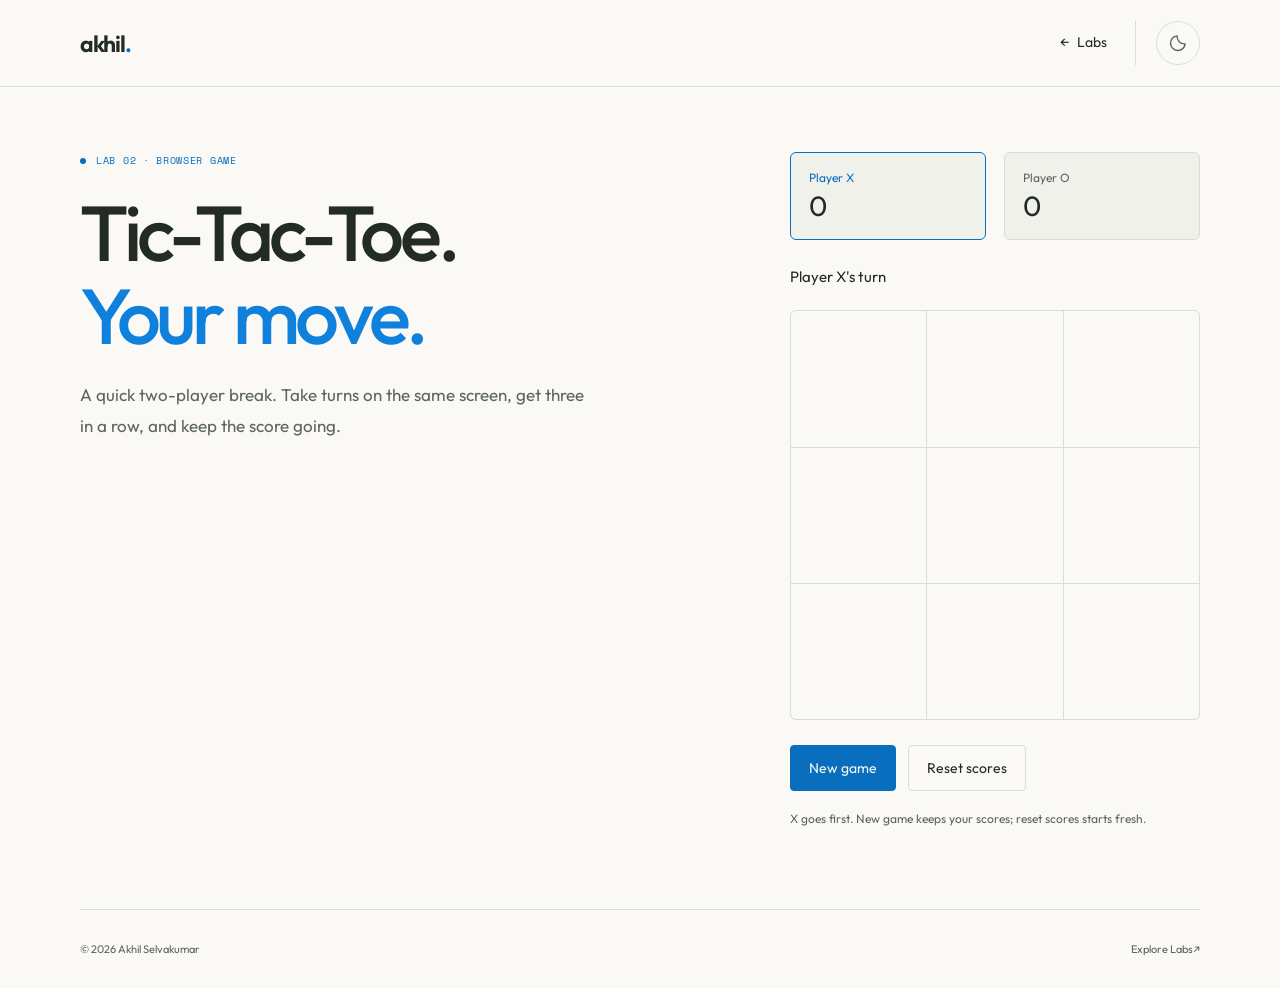
<file: labs/games/tic-tac-toe.html>
<!DOCTYPE html>
<html lang="en">
<head>
  <meta charset="UTF-8">
  <meta name="viewport" content="width=device-width, initial-scale=1">
  <meta name="color-scheme" content="light dark">
  <meta name="theme-color" content="#faf9f6">
  <title>Tic-Tac-Toe | Labs | Akhil Selvakumar</title>
  <meta name="description" content="Play a local two-player game of Tic-Tac-Toe.">
  
  <script src="../theme.js"></script>
  <link rel="stylesheet" href="../shared.css">
  <link rel="icon" type="image/png" sizes="32x32" href="/favicon-32x32.png">
<style>
  .game-layout { display:grid; grid-template-columns:1fr 1fr; gap:80px; align-items:start; }
  .game-layout .page-hero { margin-bottom:0; }
  .game-root { width:100%; max-width:410px; justify-self:end; }
  .scores { display:grid; grid-template-columns:1fr 1fr; gap:18px; margin-bottom:25px; }
  .score-card { padding:15px 18px; background:var(--surface); border:1px solid var(--line); border-radius:6px; }
  .score-card.active-player { border-color:var(--accent); }
  .score-label { font-size:12px; color:var(--muted); }
  .score-val { font-size:28px; line-height:1.3; color:var(--ink); }
  .active-player .score-label { color:var(--accent); }
  .status-msg { min-height:30px; margin:0 0 15px; font-size:15px; }
  .board { display:grid; grid-template-columns:repeat(3,minmax(0,1fr)); gap:1px; border:1px solid var(--line); background:var(--line); border-radius:6px; overflow:hidden; }
  .cell { display:grid; place-items:center; aspect-ratio:1; width:100%; background:var(--bg); border:0; border-radius:0; padding:0; color:var(--ink); font-size:clamp(38px,7vw,62px); font-weight:450; }
  .cell:hover:not(.taken) { background:var(--surface); }
  .cell:focus-visible { outline-offset:-5px; }
  .cell.taken { cursor:default; }
  .cell-x { color:var(--accent); }
  .cell-o { color:var(--ink); }
  .cell.win-cell { background:var(--accent-soft); }
  .actions { display:flex; flex-wrap:wrap; gap:12px; margin-top:25px; }
  .btn { min-height:46px; border:1px solid var(--accent); border-radius:4px; padding:10px 18px; background:var(--accent); color:var(--bg); font-size:14px; }
  .btn-ghost { border-color:var(--line); color:var(--ink); background:transparent; }
  .btn:hover { filter:brightness(.95); }
  .game-note { color:var(--muted); margin-top:18px; font-size:12px; }
  @media(max-width:850px) { .game-layout { grid-template-columns:1fr; gap:35px; } .game-root { justify-self:start; } }
  @media(max-width:440px) { .actions { gap:10px; } .btn { padding-inline:15px; } }
</style></head><body>
<a class="skip-link" href="#main">Skip to content</a>
  <header class="site-header"><div class="wrap header-inner">
    <a class="logo" href="/" aria-label="Akhil Selvakumar, home">akhil<span>.</span></a>
    <div class="header-actions"><nav aria-label="Primary navigation"><a href="/labs/"><span aria-hidden="true">←</span> Labs</a></nav>
      <div class="theme-control" hidden><button type="button" class="theme-toggle" data-theme-toggle aria-label="Switch colour theme"></button></div>
    </div>
  </div></header>
  <main id="main" class="wrap labs-main game-layout">
    <header class="page-hero"><p class="eyebrow">Lab 02 · Browser game</p><h1>Tic-Tac-Toe.<br><em>Your move.</em></h1><p class="intro">A quick two-player break. Take turns on the same screen, get three in a row, and keep the score going.</p></header>
    <section class="game-root" id="gameRoot" aria-label="Tic-Tac-Toe game">
      <div class="scores"><div class="score-card" id="scoreX"><div class="score-label">Player X</div><div class="score-val" id="xScore">0</div></div><div class="score-card" id="scoreO"><div class="score-label">Player O</div><div class="score-val" id="oScore">0</div></div></div>
      <p class="status-msg" id="statusMsg" role="status" aria-live="polite">Player X's turn</p>
      <div class="board" id="board" role="group" aria-label="Game board"><button type="button" class="cell" data-i="0" onclick="cellClick(0)" aria-label="Row 1, column 1: empty"></button><button type="button" class="cell" data-i="1" onclick="cellClick(1)" aria-label="Row 1, column 2: empty"></button><button type="button" class="cell" data-i="2" onclick="cellClick(2)" aria-label="Row 1, column 3: empty"></button><button type="button" class="cell" data-i="3" onclick="cellClick(3)" aria-label="Row 2, column 1: empty"></button><button type="button" class="cell" data-i="4" onclick="cellClick(4)" aria-label="Row 2, column 2: empty"></button><button type="button" class="cell" data-i="5" onclick="cellClick(5)" aria-label="Row 2, column 3: empty"></button><button type="button" class="cell" data-i="6" onclick="cellClick(6)" aria-label="Row 3, column 1: empty"></button><button type="button" class="cell" data-i="7" onclick="cellClick(7)" aria-label="Row 3, column 2: empty"></button><button type="button" class="cell" data-i="8" onclick="cellClick(8)" aria-label="Row 3, column 3: empty"></button></div>
      <div class="actions"><button type="button" class="btn" onclick="resetGame()">New game</button><button type="button" class="btn btn-ghost" onclick="resetScores()">Reset scores</button></div>
      <p class="game-note">X goes first. New game keeps your scores; reset scores starts fresh.</p>
    </section>
  </main><footer class="site-footer wrap"><div class="footer-inner"><p>© 2026 Akhil Selvakumar</p><a href="/labs/">Explore Labs <span aria-hidden="true"> ↗</span></a></div></footer><script>
  const WINS = [[0,1,2],[3,4,5],[6,7,8],[0,3,6],[1,4,7],[2,5,8],[0,4,8],[2,4,6]];
  let board = Array(9).fill(null);
  let current = 'X';
  let scores = {X: 0, O: 0};
  let gameOver = false;

  function cellClick(i) {
    if (gameOver || board[i]) return;
    board[i] = current;
    renderBoard();
    const result = checkWin();
    if (result) {
      if (result === 'draw') {
        document.getElementById('statusMsg').textContent = "It's a draw!";
      } else {
        scores[result]++;
        updateScores();
        document.getElementById('statusMsg').textContent = `Player ${result} wins! 🎉`;
        highlightWin(result);
      }
      gameOver = true;
    } else {
      current = current === 'X' ? 'O' : 'X';
      document.getElementById('statusMsg').textContent = `Player ${current}'s turn`;
      updateActivePlayer();
    }
  }

  function renderBoard() {
    document.querySelectorAll('.cell').forEach((cell, i) => {
      if (board[i]) {
        cell.innerHTML = `<span class="cell-${board[i].toLowerCase()}">${board[i]}</span>`;
        cell.classList.add('taken');
        cell.setAttribute('aria-label', `Row ${Math.floor(i / 3) + 1}, column ${i % 3 + 1}: ${board[i]}`);
        cell.setAttribute('aria-disabled', 'true');
      }
    });
  }

  function checkWin() {
    for (const [a,b,c] of WINS) {
      if (board[a] && board[a] === board[b] && board[a] === board[c]) return board[a];
    }
    if (board.every(Boolean)) return 'draw';
    return null;
  }

  function highlightWin(player) {
    for (const [a,b,c] of WINS) {
      if (board[a] === player && board[b] === player && board[c] === player) {
        [a,b,c].forEach(i => document.querySelector(`[data-i="${i}"]`).classList.add('win-cell'));
        break;
      }
    }
  }

  function updateScores() {
    document.getElementById('xScore').textContent = scores.X;
    document.getElementById('oScore').textContent = scores.O;
  }

  function updateActivePlayer() {
    document.getElementById('scoreX').classList.toggle('active-player', current === 'X');
    document.getElementById('scoreO').classList.toggle('active-player', current === 'O');
  }

  function resetGame() {
    board = Array(9).fill(null);
    current = 'X';
    gameOver = false;
    document.querySelectorAll('.cell').forEach((cell, i) => {
      cell.innerHTML = '';
      cell.classList.remove('taken', 'win-cell');
      cell.setAttribute('aria-label', `Row ${Math.floor(i / 3) + 1}, column ${i % 3 + 1}: empty`);
      cell.removeAttribute('aria-disabled');
    });
    document.getElementById('statusMsg').textContent = "Player X's turn";
    document.getElementById('scoreX').classList.add('active-player');
    document.getElementById('scoreO').classList.remove('active-player');
  }

  function resetScores() {
    scores = {X: 0, O: 0};
    updateScores();
    resetGame();
  }


  updateActivePlayer();
</script></body></html>
</file>
<file: labs/shared.css>
@import url('https://fonts.googleapis.com/css2?family=Outfit:wght@400;450;500;550;600;650;700&family=Space+Mono:wght@400&display=swap');

:root {
  color-scheme: light;
  --bg: #faf9f6;
  --surface: #f0f1eb;
  --ink: #222b25;
  --muted: #5b655e;
  --accent: #086ebd;
  --accent-display: #1080dd;
  --accent-soft: #e2edf8;
  --line: #d9ded5;
  --nav-bg: rgba(250,249,246,.95);
  --error: #aa2534;
  --error-soft: #fae8eb;
  --success: #28633b;
  --success-soft: #e4efe5;
  --font: 'Outfit', -apple-system, BlinkMacSystemFont, 'Segoe UI', sans-serif;
  --mono: 'Space Mono', ui-monospace, monospace;
}
@media (prefers-color-scheme: dark) {
  :root:not([data-theme="light"]) {
    color-scheme: dark;
    --bg: #181818;
    --surface: #242424;
    --ink: #eeeeee;
    --muted: #b5b5b5;
    --accent: #54adf3;
    --accent-soft: #203347;
    --line: #393939;
    --nav-bg: rgba(24,24,24,.95);
    --error: #ffacb6;
    --error-soft: #3c252b;
    --success: #9ed0aa;
    --success-soft: #24392a;
  }
}
:root[data-theme="dark"] {
  color-scheme: dark;
  --bg: #181818;
  --surface: #242424;
  --ink: #eeeeee;
  --muted: #b5b5b5;
  --accent: #54adf3;
  --accent-soft: #203347;
  --line: #393939;
  --nav-bg: rgba(24,24,24,.95);
  --error: #ffacb6;
  --error-soft: #3c252b;
  --success: #9ed0aa;
  --success-soft: #24392a;
}
/* Compatibility tokens keep the existing tool components on the same palette. */
:root {
  --body: var(--font);
  --display: var(--font);
  --surface-card: var(--bg);
  --surface-input: var(--bg);
  --surface-card-hover: var(--accent-soft);
  --border: var(--line);
  --border-strong: var(--line);
  --border-focus: var(--accent);
  --text-primary: var(--ink);
  --text-secondary: var(--muted);
  --text-muted: var(--muted);
  --text-inverse: var(--bg);
  --accent-white: var(--accent);
  --accent-silver: var(--accent);
  --accent-badge: var(--accent-soft);
  --radius-sm: 4px;
  --radius-md: 6px;
  --radius-lg: 8px;
  --shadow-sm: none;
  --shadow-md: none;
  --shadow-lg: none;
}
*, *::before, *::after { box-sizing: border-box; }
html { scroll-behavior: smooth; scroll-padding-top: 100px; }
body { margin: 0; min-width: 280px; min-height: 100vh; background: var(--bg); color: var(--ink); font: 17px/1.65 var(--font); -webkit-font-smoothing: antialiased; }
p, h1, h2, h3, ul { margin: 0; }
h1, h2, h3 { font-weight: 500; line-height: 1.15; }
a { color: inherit; text-underline-offset: .25em; }
a:hover { color: var(--accent); }
button, input, select { font: inherit; }
button, a { -webkit-tap-highlight-color: transparent; }
button { cursor: pointer; }
button:disabled { cursor: not-allowed; }
::selection { background: var(--accent); color: var(--bg); }
:focus-visible { outline: 2px solid var(--accent); outline-offset: 4px; border-radius: 3px; }
.wrap { width: min(1120px, calc(100% - 96px)); margin-inline: auto; }
.sr-only { position: absolute; width: 1px; height: 1px; margin: -1px; padding: 0; border: 0; overflow: hidden; clip-path: inset(50%); white-space: nowrap; }
.skip-link { position: fixed; top: 12px; left: 12px; z-index: 100; padding: 10px 18px; color: var(--bg); background: var(--ink); transform: translateY(-160%); }
.skip-link:focus { transform: translateY(0); }
.site-header { position: sticky; top: 0; z-index: 20; background: var(--nav-bg); border-bottom: 1px solid var(--line); backdrop-filter: blur(14px); -webkit-backdrop-filter: blur(14px); }
.header-inner { min-height: 86px; display: flex; align-items: center; justify-content: space-between; gap: 20px; }
.logo { display: inline-flex; align-items: center; min-height: 44px; text-decoration: none; font: 650 23px var(--font); letter-spacing: -.055em; }
.logo span { color: var(--accent); }
.header-actions { display: flex; align-items: center; gap: 28px; }
.site-header nav { display: flex; align-items: center; gap: 25px; }
.site-header nav a { display: inline-flex; align-items: center; gap: 8px; min-height: 44px; font-size: 14px; text-decoration: none; }
.site-header nav a[aria-current="page"] { color: var(--accent); }
.theme-control { border-left: 1px solid var(--line); padding-left: 20px; }
.theme-control[hidden] { display: none; }
.theme-toggle { display: grid; place-items: center; width: 44px; height: 44px; padding: 10px; color: var(--muted); background: transparent; border: 1px solid var(--line); border-radius: 50%; }
.theme-toggle:hover { color: var(--accent); border-color: var(--accent); }
.theme-toggle svg { width: 20px; height: 20px; fill: none; stroke: currentColor; stroke-width: 1.65; stroke-linecap: round; stroke-linejoin: round; }
.labs-main { padding-block: 65px 80px; }
.page-hero { max-width: 800px; margin-bottom: 50px; }
.eyebrow { display: flex; align-items: center; gap: 10px; color: var(--accent); font: 10px/1.7 var(--mono); text-transform: uppercase; letter-spacing: .07em; }
.eyebrow::before { content: ''; width: 6px; height: 6px; border-radius: 50%; background: currentColor; flex-shrink: 0; }
.page-hero h1 { font-size: clamp(44px, 6.5vw, 78px); font-weight: 500; line-height: 1.07; letter-spacing: -.055em; margin: 22px 0; }
.page-hero h1 em { color: var(--accent-display); font-style: normal; font-weight: inherit; }
.intro { max-width: 62ch; color: var(--muted); font-size: 17px; line-height: 1.8; }
.site-footer { padding: 0; margin-block: 0; }
.footer-inner { display: flex; justify-content: space-between; flex-wrap: wrap; gap: 15px; border-top: 1px solid var(--line); padding-block: 24px; color: var(--muted); font-size: 11px; }
.footer-inner a { display: inline-flex; align-items: center; min-height: 30px; text-decoration: none; }
.footer-inner p { display: flex; align-items: center; }
@media (max-width: 1000px) { .wrap { width: calc(100% - 64px); } }
@media (max-width: 760px) {
  .wrap { width: calc(100% - 40px); }
  .header-inner { min-height: 72px; gap: 12px; }
  .header-actions { gap: 15px; }
  .theme-control { padding-left: 13px; }
  .site-header nav { gap: 18px; }
  .labs-main { padding-block: 42px 50px; }
  .page-hero { margin-bottom: 36px; }
  .page-hero h1 { font-size: clamp(42px, 9vw, 66px); margin-block: 20px; }
  .intro { font-size: 16px; }
}
@media (max-width: 440px) {
  .logo { font-size: 21px; }
  .site-header nav { gap: 14px; }
  .site-header nav a { font-size: 12px; }
  .header-actions { gap: 11px; }
  .theme-control { padding-left: 10px; }
}
@media (max-width: 360px) { .wrap { width: calc(100% - 32px); } }
@media (prefers-reduced-motion: reduce) {
  html { scroll-behavior: auto; }
  *, *::before, *::after { animation: none !important; transition: none !important; }
}
</file>
<file: labs/route-planner/styles.css>
.app-layout {
  display: grid;
  grid-template-columns: 1fr;
  gap: 2rem;
  align-items: start;
}

@media (min-width: 960px) {
  .app-layout {
    grid-template-columns: 440px 1fr;
    gap: 2.5rem;
  }
}

/* Panels */
.panel {
  background: var(--surface);
  border: 1px solid var(--border);
  border-radius: var(--radius-lg);
  padding: clamp(1.25rem, 3vw, 2rem);
  box-shadow: var(--shadow-md);
}

.panel-title {
  color: var(--text-primary);
  font: 700 1.35rem/1.2 var(--display);
  letter-spacing: -.02em;
  margin-bottom: 1.25rem;
  padding-bottom: .75rem;
  border-bottom: 1px solid var(--border);
}

/* ─────────────────────────────────────────────
   Form Section Styles
   ───────────────────────────────────────────── */
.form-section {
  border: none;
  margin-bottom: 1.75rem;
}

.section-label {
  font: 700 .72rem var(--mono);
  color: var(--text-secondary);
  letter-spacing: .14em;
  text-transform: uppercase;
  margin-bottom: 1rem;
  display: block;
}

.field-guidance {
  font-size: .85rem;
  color: var(--text-muted);
  margin-bottom: 1rem;
  line-height: 1.45;
}

.field-guidance code {
  background: var(--surface-card);
  padding: 0.15em 0.4em;
  border-radius: 4px;
  font-family: var(--mono);
  font-size: .8em;
  color: var(--text-primary);
  border: 1px solid var(--border);
}

.input-grid {
  display: grid;
  grid-template-columns: 1fr 1fr;
  gap: 1rem;
  margin-bottom: 1rem;
}

.input-group {
  display: flex;
  flex-direction: column;
  gap: .35rem;
  margin-bottom: 1rem;
}

.input-group label {
  font-size: .85rem;
  font-weight: 600;
  color: var(--text-primary);
}

.input-group input[type="number"],
.input-group input[type="datetime-local"],
.city-input {
  width: 100%;
  padding: .75rem .9rem;
  background: var(--surface-input);
  border: 1px solid var(--border-strong);
  border-radius: var(--radius-sm);
  font-family: var(--body);
  font-size: .95rem;
  color: var(--text-primary);
  transition: border-color .2s, box-shadow .2s;
}

.input-group input:focus,
.city-input:focus {
  outline: none;
  border-color: var(--border-focus);
  box-shadow: 0 0 0 3px rgba(255, 255, 255, 0.1);
}

.input-hint {
  font-size: .75rem;
  color: var(--text-muted);
}

/* City List Rows */
.city-list {
  display: flex;
  flex-direction: column;
  gap: .85rem;
  margin-bottom: 1.25rem;
}

.city-row {
  display: flex;
  flex-direction: column;
  gap: .35rem;
  background: var(--surface-card);
  padding: .85rem;
  border-radius: var(--radius-md);
  border: 1px solid var(--border);
  transition: background .2s;
}

.city-row-header {
  display: flex;
  justify-content: space-between;
  align-items: center;
}

.city-label {
  font-size: .78rem;
  font-weight: 700;
  color: var(--text-secondary);
  text-transform: uppercase;
  letter-spacing: .05em;
}

.city-input-wrapper {
  display: flex;
  align-items: center;
  gap: .6rem;
}

.city-num-badge {
  width: 30px;
  height: 30px;
  border-radius: 50%;
  background: var(--surface-input);
  color: var(--text-primary);
  border: 1px solid var(--border-strong);
  font: 700 .8rem var(--mono);
  display: grid;
  place-items: center;
  flex-shrink: 0;
}

.btn-remove-stop {
  width: 36px;
  height: 36px;
  border: 1px solid var(--border-strong);
  background: var(--surface-input);
  color: var(--text-secondary);
  border-radius: var(--radius-sm);
  cursor: pointer;
  display: grid;
  place-items: center;
  font-size: 1rem;
  font-weight: bold;
  flex-shrink: 0;
  transition: all .2s;
}

.btn-remove-stop:hover:not(:disabled) {
  background: #2d3748;
  color: var(--text-primary);
  border-color: var(--text-secondary);
}

.btn-remove-stop:disabled {
  opacity: .3;
  cursor: not-allowed;
  border-color: var(--border);
}

.btn-add-stop {
  width: 100%;
  padding: .7rem;
  background: var(--surface-input);
  border: 1px dashed var(--border-strong);
  color: var(--text-primary);
  font-family: var(--body);
  font-weight: 600;
  font-size: .9rem;
  border-radius: var(--radius-md);
  cursor: pointer;
  display: flex;
  align-items: center;
  justify-content: center;
  gap: .5rem;
  transition: all .2s;
}

.btn-add-stop:hover {
  background: var(--surface-card);
  border-color: var(--border-focus);
}

/* Error Banner */
.form-error-banner {
  background: rgba(220, 38, 38, 0.12);
  border: 1px solid rgba(220, 38, 38, 0.4);
  color: #fca5a5;
  padding: .85rem 1rem;
  border-radius: var(--radius-sm);
  font-size: .88rem;
  line-height: 1.45;
  margin-bottom: 1.25rem;
  animation: fadeIn .3s ease;
}

/* Manual Distance Prompt (appears when OSRM returns NoRoute) */
.manual-distance-card {
  background: var(--surface-card);
  border: 1px solid var(--border-strong);
  border-radius: var(--radius-md);
  padding: 1.1rem 1.25rem;
  margin-bottom: 1.25rem;
  animation: fadeIn .3s ease;
}

.manual-distance-label {
  font-size: .88rem;
  color: var(--text-secondary);
  line-height: 1.5;
  margin-bottom: .85rem;
}

.manual-distance-row {
  display: flex;
  gap: .75rem;
  align-items: stretch;
}

.manual-distance-input {
  flex: 1;
  padding: .75rem .9rem;
  background: var(--surface-input);
  border: 1px solid var(--border-strong);
  border-radius: var(--radius-sm);
  font-family: var(--body);
  font-size: 1rem;
  color: var(--text-primary);
  transition: border-color .2s, box-shadow .2s;
}

.manual-distance-input:focus {
  outline: none;
  border-color: var(--border-focus);
  box-shadow: 0 0 0 3px rgba(255, 255, 255, 0.1);
}

.btn-manual-submit {
  padding: .75rem 1.1rem;
  background: var(--surface-input);
  border: 1px solid var(--border-strong);
  color: var(--text-primary);
  font-family: var(--body);
  font-size: .9rem;
  font-weight: 600;
  border-radius: var(--radius-sm);
  cursor: pointer;
  white-space: nowrap;
  transition: all .2s;
}

.btn-manual-submit:hover {
  background: #2d3748;
  border-color: var(--border-focus);
}


/* Submit Button */
.btn-submit {
  width: 100%;
  padding: 1rem 1.5rem;
  background: var(--accent-white);
  color: var(--text-inverse);
  border: none;
  border-radius: var(--radius-md);
  font-family: var(--body);
  font-size: 1.05rem;
  font-weight: 700;
  letter-spacing: .02em;
  cursor: pointer;
  display: flex;
  align-items: center;
  justify-content: center;
  gap: .75rem;
  box-shadow: 0 4px 16px rgba(255, 255, 255, 0.15);
  transition: all .25s ease;
}

.btn-submit:hover {
  background: #e2e8f0;
  transform: translateY(-2px);
  box-shadow: 0 8px 22px rgba(255, 255, 255, 0.22);
}

.btn-submit:active {
  transform: translateY(0);
}

.btn-arrow {
  font-size: 1.2rem;
  transition: transform .2s;
}

.btn-submit:hover .btn-arrow {
  transform: translateX(4px);
}

/* ─────────────────────────────────────────────
   Results Section Styles (MONOCHROME & WEATHER FIRST)
   ───────────────────────────────────────────── */
.results-empty {
  text-align: center;
  padding: 3.5rem 1.5rem;
  color: var(--text-muted);
}

.empty-icon {
  font-size: 3.5rem;
  margin-bottom: 1rem;
  opacity: .7;
}

.results-empty h2 {
  color: var(--text-primary);
  font: 700 1.6rem var(--display);
  margin-bottom: .6rem;
}

.results-empty p {
  max-width: 420px;
  margin: 0 auto;
  font-size: .95rem;
  color: var(--text-secondary);
}

/* Loading state */
.results-loading {
  text-align: center;
  padding: 4rem 1.5rem;
  color: var(--text-primary);
}

.spinner {
  width: 44px;
  height: 44px;
  border: 3px solid var(--surface-card);
  border-top-color: var(--text-primary);
  border-radius: 50%;
  margin: 0 auto 1.5rem;
  animation: spin 1s linear infinite;
}

.loading-text {
  font-weight: 500;
  font-size: .98rem;
  color: var(--text-secondary);
}

/* Active Results View */
.results-header {
  margin-bottom: 1.25rem;
}

.results-header h2 {
  color: var(--text-primary);
  font: 700 clamp(1.6rem, 3vw, 2.2rem) var(--display);
  letter-spacing: -.03em;
}

.results-subtitle {
  color: var(--text-secondary);
  font-size: .95rem;
  margin-top: .25rem;
  font-weight: 500;
}

/* Weather Warning Banner */
.weather-notice-banner {
  background: var(--surface-card);
  border: 1px solid var(--border-strong);
  color: var(--text-secondary);
  padding: .85rem 1rem;
  border-radius: var(--radius-md);
  font-size: .88rem;
  margin-bottom: 1.5rem;
  line-height: 1.45;
}

/* Timeline Section */
.timeline-section {
  margin-bottom: 2rem;
}

.stops-timeline {
  display: flex;
  flex-direction: column;
  gap: 0;
  position: relative;
}

.stop-card-item {
  position: relative;
  display: flex;
  flex-direction: column;
}

.stop-card {
  background: var(--surface-card);
  border: 1px solid var(--border);
  border-radius: var(--radius-md);
  overflow: hidden;
  box-shadow: var(--shadow-sm);
  position: relative;
  z-index: 2;
  transition: transform .2s ease, border-color .2s ease;
}

.stop-card:hover {
  transform: translateY(-2px);
  border-color: var(--border-strong);
}

/* WEATHER HERO SECTION AT TOP OF CARD */
.weather-hero-card {
  background: var(--surface-input);
  border-bottom: 1px solid var(--border);
  color: var(--text-primary);
  padding: 1.1rem 1.4rem;
  display: flex;
  align-items: center;
  justify-content: space-between;
  gap: 1rem;
}

.weather-hero-card--muted {
  background: var(--surface-input);
  color: var(--text-muted);
  padding: .85rem 1.25rem;
}

.weather-hero-left {
  display: flex;
  align-items: center;
  gap: 1rem;
}

.weather-hero-icon {
  width: 48px;
  height: 48px;
  filter: brightness(1.1) contrast(1.1);
  flex-shrink: 0;
}

.weather-hero-info {
  display: flex;
  flex-direction: column;
}

.weather-hero-temp {
  font: 700 2.2rem/1 var(--display);
  color: var(--text-primary);
  letter-spacing: -.02em;
}

.weather-hero-desc {
  font-size: .9rem;
  font-weight: 500;
  color: var(--text-secondary);
  text-transform: capitalize;
}

.weather-pop-badge {
  background: var(--surface-card);
  border: 1px solid var(--border-strong);
  color: var(--text-secondary);
  font: 700 .78rem var(--mono);
  padding: .35em .75em;
  border-radius: 20px;
  white-space: nowrap;
}

.weather-unavailable-text {
  font-size: .88rem;
  font-weight: 500;
}

/* Stop Card Body (Location & ETA) */
.stop-card-body {
  padding: 1.1rem 1.4rem;
  display: flex;
  justify-content: space-between;
  align-items: center;
  gap: 1rem;
  background: var(--surface-card);
}

.stop-location-info {
  display: flex;
  align-items: center;
  gap: .75rem;
  flex-wrap: wrap;
}

.stop-badge {
  background: var(--accent-badge);
  color: var(--text-primary);
  font: 700 .75rem var(--mono);
  padding: .25em .65em;
  border-radius: var(--radius-sm);
  letter-spacing: .05em;
  white-space: nowrap;
}

.stop-city-name {
  font: 700 1.25rem var(--display);
  color: var(--text-primary);
  letter-spacing: -.02em;
}

/* ─────────────────────────────────────────────
   CSS CROSSFADE ANIMATION BETWEEN ENGLISH & TAMIL
   ───────────────────────────────────────────── */
.city-name-fader {
  position: relative;
  display: inline-block;
  vertical-align: baseline;
  white-space: nowrap;
}

.city-name-fader .name-en,
.city-name-fader .name-ta {
  display: inline-block;
  transition: opacity 0.8s ease-in-out;
}

.city-name-fader .name-en {
  animation: crossFadeEn 7s ease-in-out infinite;
}

.city-name-fader .name-ta {
  position: absolute;
  left: 0;
  top: 0;
  opacity: 0;
  color: var(--accent-silver);
  font-family: 'Outfit', sans-serif;
  animation: crossFadeTa 7s ease-in-out infinite;
}

@keyframes crossFadeEn {
  0%, 48%, 100% {
    opacity: 1;
    visibility: visible;
  }
  55%, 93% {
    opacity: 0;
    visibility: hidden;
  }
}

@keyframes crossFadeTa {
  0%, 48%, 100% {
    opacity: 0;
    visibility: hidden;
  }
  55%, 93% {
    opacity: 1;
    visibility: visible;
  }
}

.stop-eta-info {
  text-align: right;
}

.eta-label {
  font: .68rem var(--mono);
  color: var(--text-muted);
  text-transform: uppercase;
  letter-spacing: .08em;
  display: block;
}

.eta-time {
  font-weight: 700;
  font-size: .98rem;
  color: var(--text-primary);
}

/* Leg Connector between stops */
.leg-connector {
  position: relative;
  padding: 1.25rem 0 1.25rem 2.2rem;
  margin-left: 1.5rem;
  border-left: 2px dashed var(--border-strong);
  display: flex;
  align-items: center;
  gap: 1rem;
  z-index: 1;
}

.leg-info-pill {
  background: var(--surface-input);
  border: 1px solid var(--border-strong);
  color: var(--text-secondary);
  font: 600 .8rem var(--mono);
  padding: .4em .9em;
  border-radius: 20px;
  letter-spacing: .02em;
  display: inline-flex;
  align-items: center;
  gap: .6rem;
}

.leg-icon {
  font-size: .95rem;
}

/* ─────────────────────────────────────────────
   Metrics Section (Below Weather Timeline)
   ───────────────────────────────────────────── */
.metrics-section {
  margin-top: 2rem;
  padding-top: 1.75rem;
  border-top: 1px solid var(--border);
}

.metrics-title {
  color: var(--text-primary);
  font: 700 1.25rem var(--display);
  margin-bottom: 1.25rem;
  letter-spacing: -.02em;
}

.metrics-grid {
  display: grid;
  grid-template-columns: repeat(2, minmax(0, 1fr));
  gap: 1rem;
}

@media (max-width: 480px) {
  .metrics-grid {
    grid-template-columns: 1fr;
  }
}

.metric-card {
  background: var(--surface-card);
  border: 1px solid var(--border);
  padding: 1.1rem;
  border-radius: var(--radius-md);
  display: flex;
  flex-direction: column;
  box-shadow: var(--shadow-sm);
}

.metric-card--accent {
  background: var(--surface-input);
  border-color: var(--border-strong);
}

.metric-card--accent .metric-value {
  color: var(--accent-white);
}

.metric-label {
  font: 700 .68rem var(--mono);
  color: var(--text-muted);
  letter-spacing: .12em;
  text-transform: uppercase;
  margin-bottom: .4rem;
}

.metric-value {
  font: 700 clamp(1.75rem, 3.5vw, 2.25rem)/1 var(--display);
  color: var(--text-primary);
  margin-bottom: .25rem;
}

.metric-unit {
  font-size: .75rem;
  color: var(--text-muted);
}

/* ─────────────────────────────────────────────
   Animations & Responsive Adjustments
   ───────────────────────────────────────────── */
@keyframes rise {
  from {
    opacity: 0;
    transform: translateY(18px);
  }
  to {
    opacity: 1;
    transform: translateY(0);
  }
}

@keyframes fadeIn {
  from { opacity: 0; }
  to { opacity: 1; }
}

@keyframes spin {
  to { transform: rotate(360deg); }
}

@media (max-width: 650px) {
  nav {
    min-height: 68px;
  }

  .weather-hero-card {
    flex-direction: column;
    align-items: flex-start;
    gap: .75rem;
  }

  .stop-card-body {
    flex-direction: column;
    align-items: flex-start;
    gap: .5rem;
  }

  .stop-eta-info {
    text-align: left;
  }
}

@media (prefers-reduced-motion: reduce) {
  *, *::before, *::after {
    animation-duration: .01ms !important;
    animation-iteration-count: 1 !important;
    transition-duration: .01ms !important;
    scroll-behavior: auto !important;
  }

  .city-name-fader .name-en,
  .city-name-fader .name-ta {
    animation: none !important;
  }
  .city-name-fader .name-ta {
    display: none !important;
  }
}

/* Portfolio typography, accent, and compact tool layout. */
.app-layout { grid-template-columns:minmax(0,1fr); gap:28px; }
.panel { min-width:0; background:var(--bg); border-radius:6px; padding:24px; box-shadow:none; }
.form-panel { background:var(--surface); }
.panel-title, .results-header h2, .metrics-title { font-weight:500; letter-spacing:-.035em; }
.results-header h2 { font-size:28px; }
.results-empty h2 { font:500 27px/1.2 var(--font); letter-spacing:-.035em; }
.section-label { font:10px/1.7 var(--mono); letter-spacing:.04em; color:var(--accent); }
.city-row { background:var(--bg); }
.city-input { min-width:0; }
.city-num-badge { color:var(--accent); background:var(--accent-soft); border:0; width:25px; height:25px; }
.city-input-wrapper { gap:8px; }
.city-input-wrapper .city-input { flex:1; width:0; }
.btn-remove-stop { width:44px; height:44px; min-width:44px; }
.btn-remove-stop:hover:not(:disabled), .btn-manual-submit:hover { background:var(--accent-soft); }
.btn-add-stop { min-height:46px; }
.btn-submit { min-height:48px; padding:12px 16px; color:var(--bg); background:var(--accent); font-size:15px; font-weight:500; box-shadow:none; border-radius:4px; }
.btn-submit:hover { background:var(--accent); filter:brightness(.95); box-shadow:none; }
.input-group input, .city-input, .manual-distance-input { font-size:16px; min-height:46px; }
.input-group input:focus, .city-input:focus, .manual-distance-input:focus { border-color:var(--accent); box-shadow:0 0 0 2px var(--accent-soft); }
.form-error-banner { background:var(--error-soft); color:var(--error); border-color:var(--error); }
.manual-distance-row { flex-wrap:wrap; }
.manual-distance-input { min-width:0; width:100%; }
.btn-manual-submit { min-height:46px; }
.metric-value, .weather-hero-temp, .stop-city-name { font-family:var(--font); font-weight:500; }
.metric-card--accent { background:var(--accent-soft); }
.stop-badge { color:var(--accent); }
.stop-card-body, .weather-hero-card { padding:18px; }
.weather-hero-left, .weather-hero-info, .stop-location-info { min-width:0; }
.stop-city-name { overflow-wrap:anywhere; }
.city-name-fader { display:inline-grid; white-space:normal; max-width:100%; }
.city-name-fader .name-en, .city-name-fader .name-ta { grid-area:1 / 1; position:static; }
.leg-connector { margin-left:15px; padding-left:16px; }
.leg-info-pill { white-space:normal; }
.spinner { border-top-color:var(--accent); }
@media(min-width:1050px) { .app-layout { grid-template-columns:410px minmax(0,1fr); } }
@media(max-width:480px) { .panel { padding:18px; } .input-grid { grid-template-columns:minmax(0,1fr); gap:0; } .weather-pop-badge { white-space:normal; } }

fieldset { min-width:0; padding:0; }
</file>
